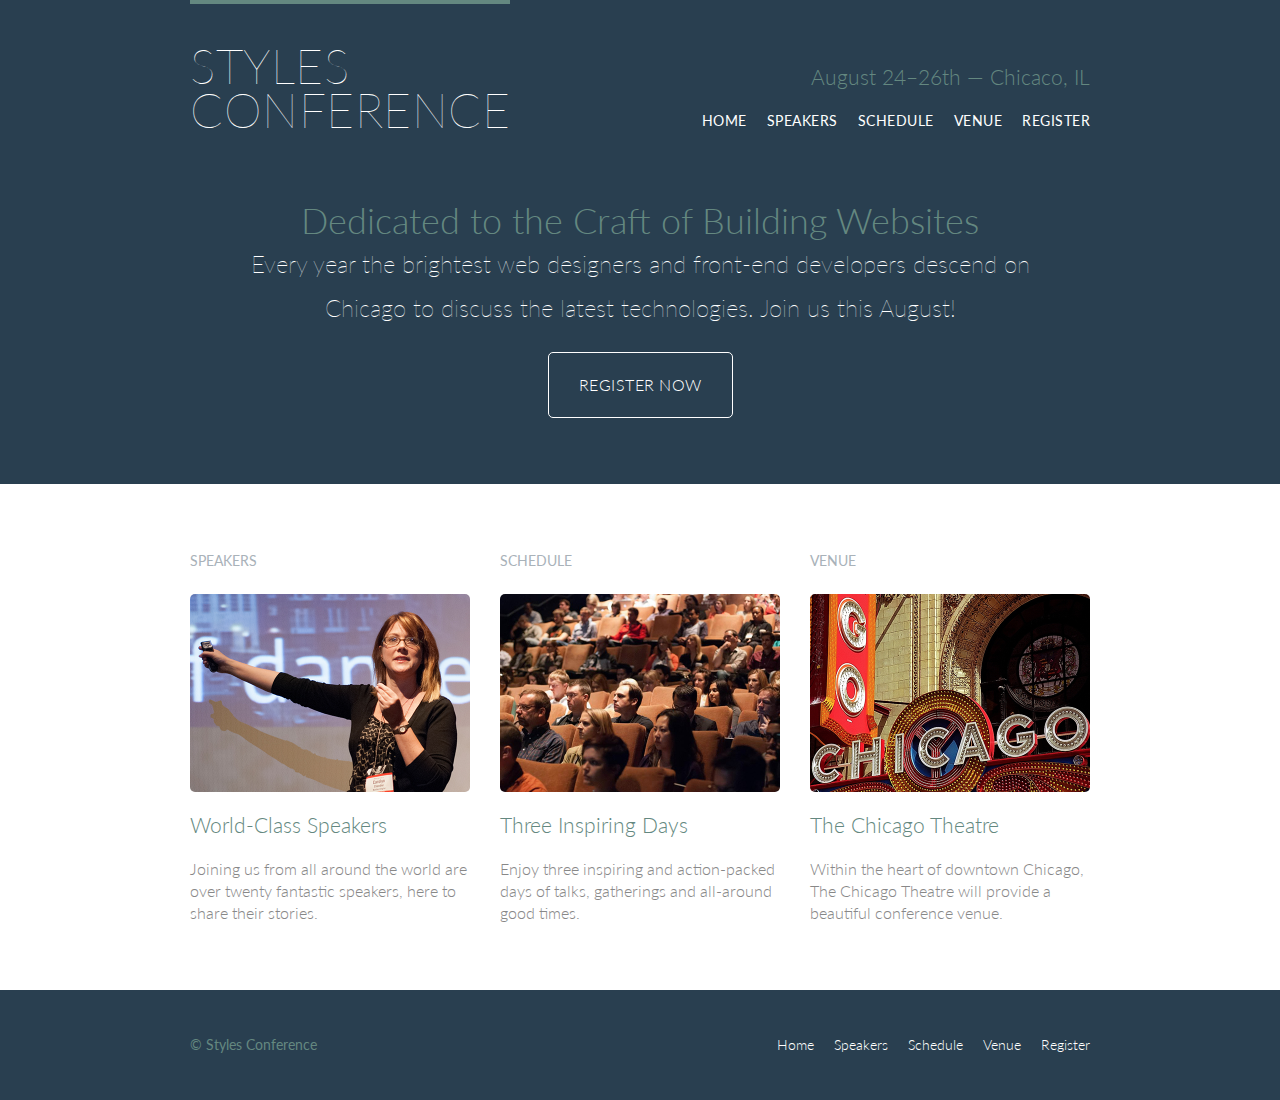
<file: index.html>
<!DOCTYPE html>
<html lang="en">
<head>
	<meta charset="utf-8">
	<title>Styles Conference</title>
	<link href="https://fonts.googleapis.com/css?family=Lato:100,300,400" rel="stylesheet">
	<link rel="stylesheet" type="text/css" href="assets/stylesheets/main.css">
</head>
<body>
	<header class="primary-header container group">
		<h1 class="logo">
			<a href="index.html">Styles <br> Conference</a>
		</h1>			
		<h3 class="tagline">August 24&ndash;26th &mdash; Chicaco, IL</h3>
		<nav class="nav primary-nav">
			<ul>
				<li><a href="index.html">Home</a></li><!--
				--><li><a href="speakers.html">Speakers</a></li><!--
				--><li><a href="schedule.html">Schedule</a></li><!--
				--><li><a href="venue.html">Venue</a></li><!--
				--><li><a href="register.html">Register</a></li>
			</ul>
		</nav>
	</header>
	<section class="hero container">
		<h2>Dedicated to the Craft of Building Websites</h2>
		<p>Every year the brightest web designers and front-end developers descend on Chicago to discuss the latest technologies. Join us this August!</p>
		<a class="btn btn-alt" href="register.html">Register Now</a>
	</section>
	<section class="row">
		<div class="grid">
			<!-- Speakers -->
			<section class="teaser col-1-3">
				<h5>Speakers</h5>
				<a href="speakers.html">
					<img src="assets/images/home/speakers.jpg">
					<h3>World-Class Speakers</h3>	
				</a>
			    <p>Joining us from all around the world are over twenty fantastic speakers, here to share their stories.</p>
			</section><!--
				Schedule
			--><section class="teaser col-1-3">
				<h5>Schedule</h5>
				<a href="schedule.html">
					<img src="assets/images/home/schedule.jpg">
					<h3>Three Inspiring Days</h3>
				</a>
				<p>Enjoy three inspiring and action-packed days of talks, gatherings and all-around good times.</p>
			</section><!--
				Venue
			--><section class="teaser col-1-3">
				<h5>Venue</h5>
				<a href="venue.html">
					<img src="assets/images/home/venue.jpg">
					<h3>The Chicago Theatre</h3>	
				</a>
				<p>Within the heart of downtown Chicago, The Chicago Theatre will provide a beautiful conference venue.</p>
			</section>			
		</div>
	</section>
	<footer class="primary-footer container group">
		<small>&copy; Styles Conference</small>
		<nav class="nav">
			<ul>
				<li><a href="index.html">Home</a></li><!--
				--><li><a href="speakers.html">Speakers</a></li><!--
				--><li><a href="schedule.html">Schedule</a></li><!--
				--><li><a href="venue.html">Venue</a></li><!--
				--><li><a href="register.html">Register</a></li>
			</ul>
		</nav>		
	</footer>
</body>
</html>
</file>
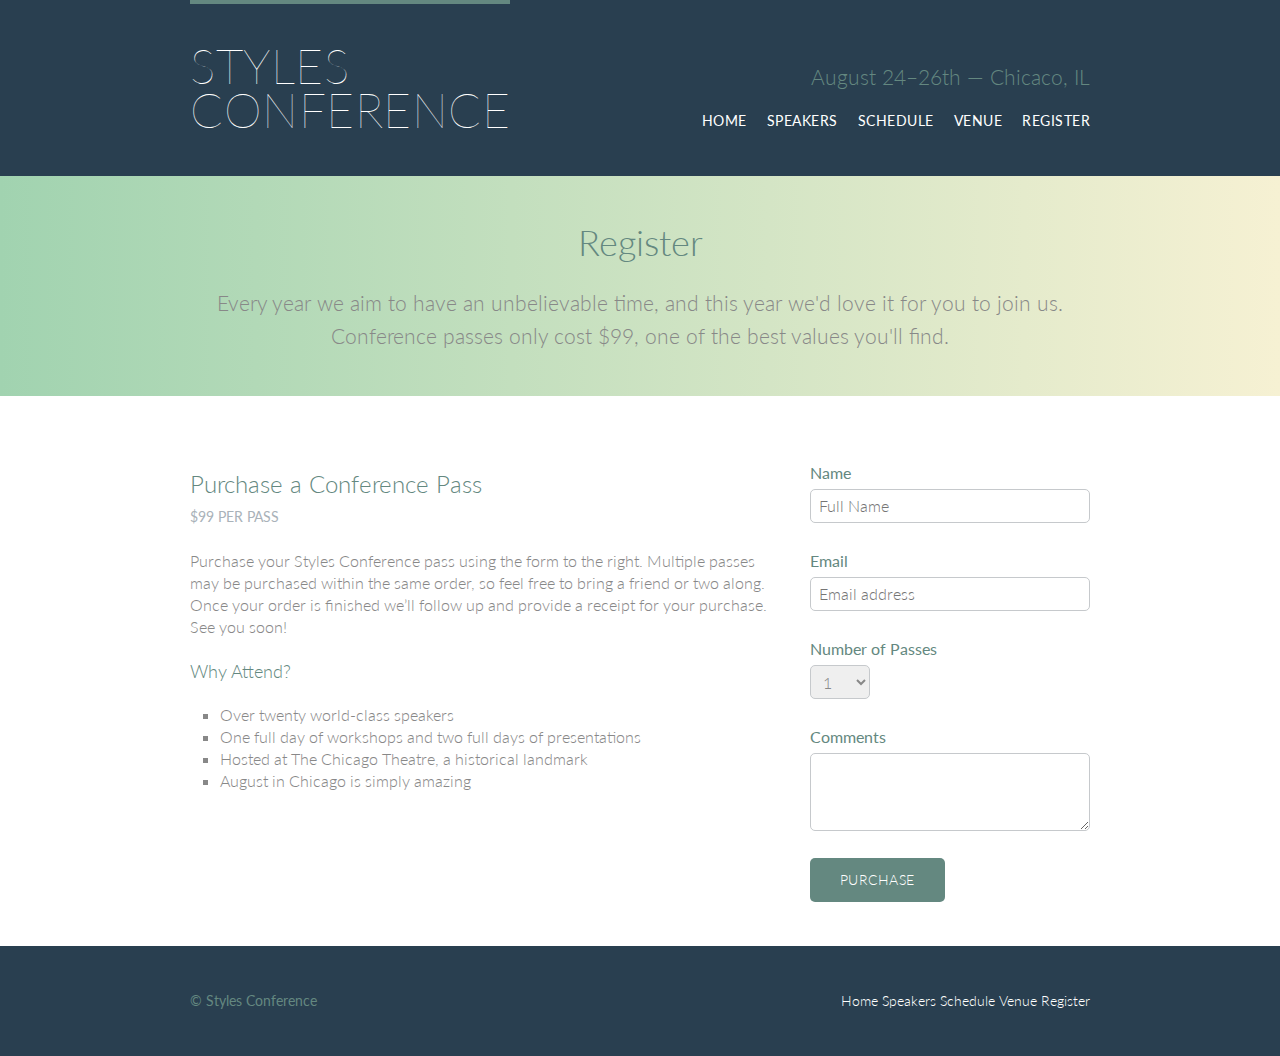
<file: register.html>
<!DOCTYPE html>
<html lang="en">
<head>
	<meta charset="utf-8">
	<title>Styles Conference</title>
	<link href="https://fonts.googleapis.com/css?family=Lato:100,300,400" rel="stylesheet">
	<link rel="stylesheet" type="text/css" href="assets/stylesheets/main.css">
</head>
<body>
	<header class="primary-header container group">
		<h1 class="logo">
			<a href="index.html">Styles <br> Conference</a>
		</h1>			
		<h3 class="tagline">August 24&ndash;26th &mdash; Chicaco, IL</h3>
		<nav class="nav primary-nav">
			<ul>
				<li><a href="index.html">Home</a></li><!--
				--><li><a href="speakers.html">Speakers</a></li><!--
				--><li><a href="schedule.html">Schedule</a></li><!--
				--><li><a href="venue.html">Venue</a></li><!--
				--><li><a href="register.html">Register</a></li>
			</ul>
		</nav>
	</header>
	<section class="row-alt">
		<div class="lead container">
			<h1>Register</h1>
			<p>Every year we aim to have an unbelievable time, and this year we'd love it for you to join us. Conference passes only cost $99, one of the best values you'll find.</p>
		</div>
	</section>
	<section class="row">
		<div class="grid">
			<section class="col-2-3">
				<h2>Purchase a Conference Pass</h2>
				<h5>$99 per Pass</h5>

				  <p>Purchase your Styles Conference pass using the form to the right. Multiple passes may be purchased within the same order, so feel free to bring a friend or two along. Once your order is finished we&#8217;ll follow up and provide a receipt for your purchase. See you soon!</p>

				  <h4>Why Attend?</h4>

				  <ul class="why-attend">
				  	<li>Over twenty world-class speakers</li>
				    <li>One full day of workshops and two full days of presentations</li>
				    <li>Hosted at The Chicago Theatre, a historical landmark</li>
				    <li>August in Chicago is simply amazing</li>
				  </ul>
			</section><!--
			--><form class="col-1-3" action="#" method="post">
				<fieldset class="register-group">
					<label>
						Name <input type="text" name="name" placeholder="Full Name" required>
					</label>
					<label>
						Email <input type="email" name="email" placeholder="Email address" required>
					</label>
					<label>
						Number of Passes <select name="quantity" required>
							<option value="1" selected>1</option>
							<option value="2">2</option>
							<option value="3">3</option>
							<option value="4">4</option>
							<option value="5">5</option>
						</select>
					</label>
					<label>
						Comments <textarea name="comments"></textarea>
					</label>
				</fieldset>
				<input class="btn btn-default" type="submit" name="submit" value="Purchase">
			</form>
		</div>
	</section>
	<footer class="primary-footer container group">
		<small>&copy; Styles Conference</small>
		<nav class="nav">
			<a href="index.html">Home</a>
			<a href="speakers.html">Speakers</a>
			<a href="schedule.html">Schedule</a>
			<a href="venue.html">Venue</a>
			<a href="register.html">Register</a>
		</nav>		
	</footer>
</body>
</html>
</file>
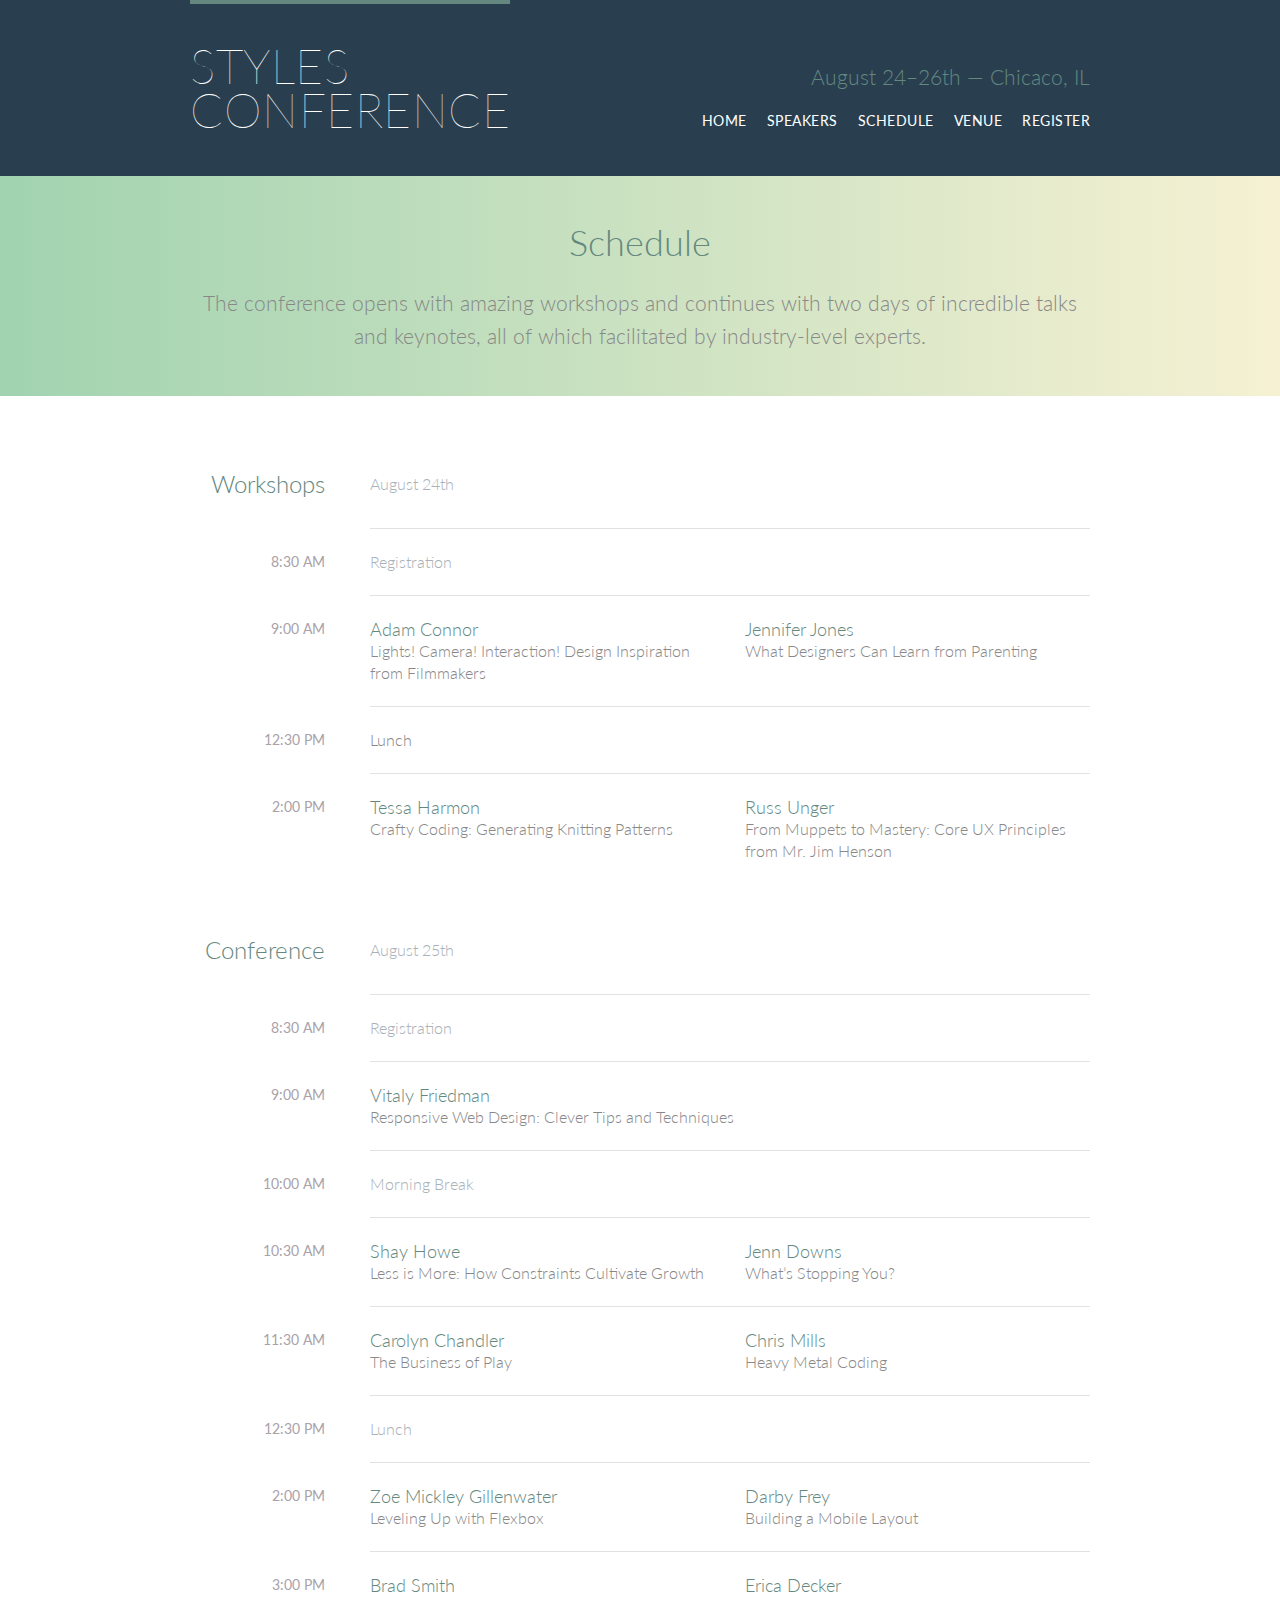
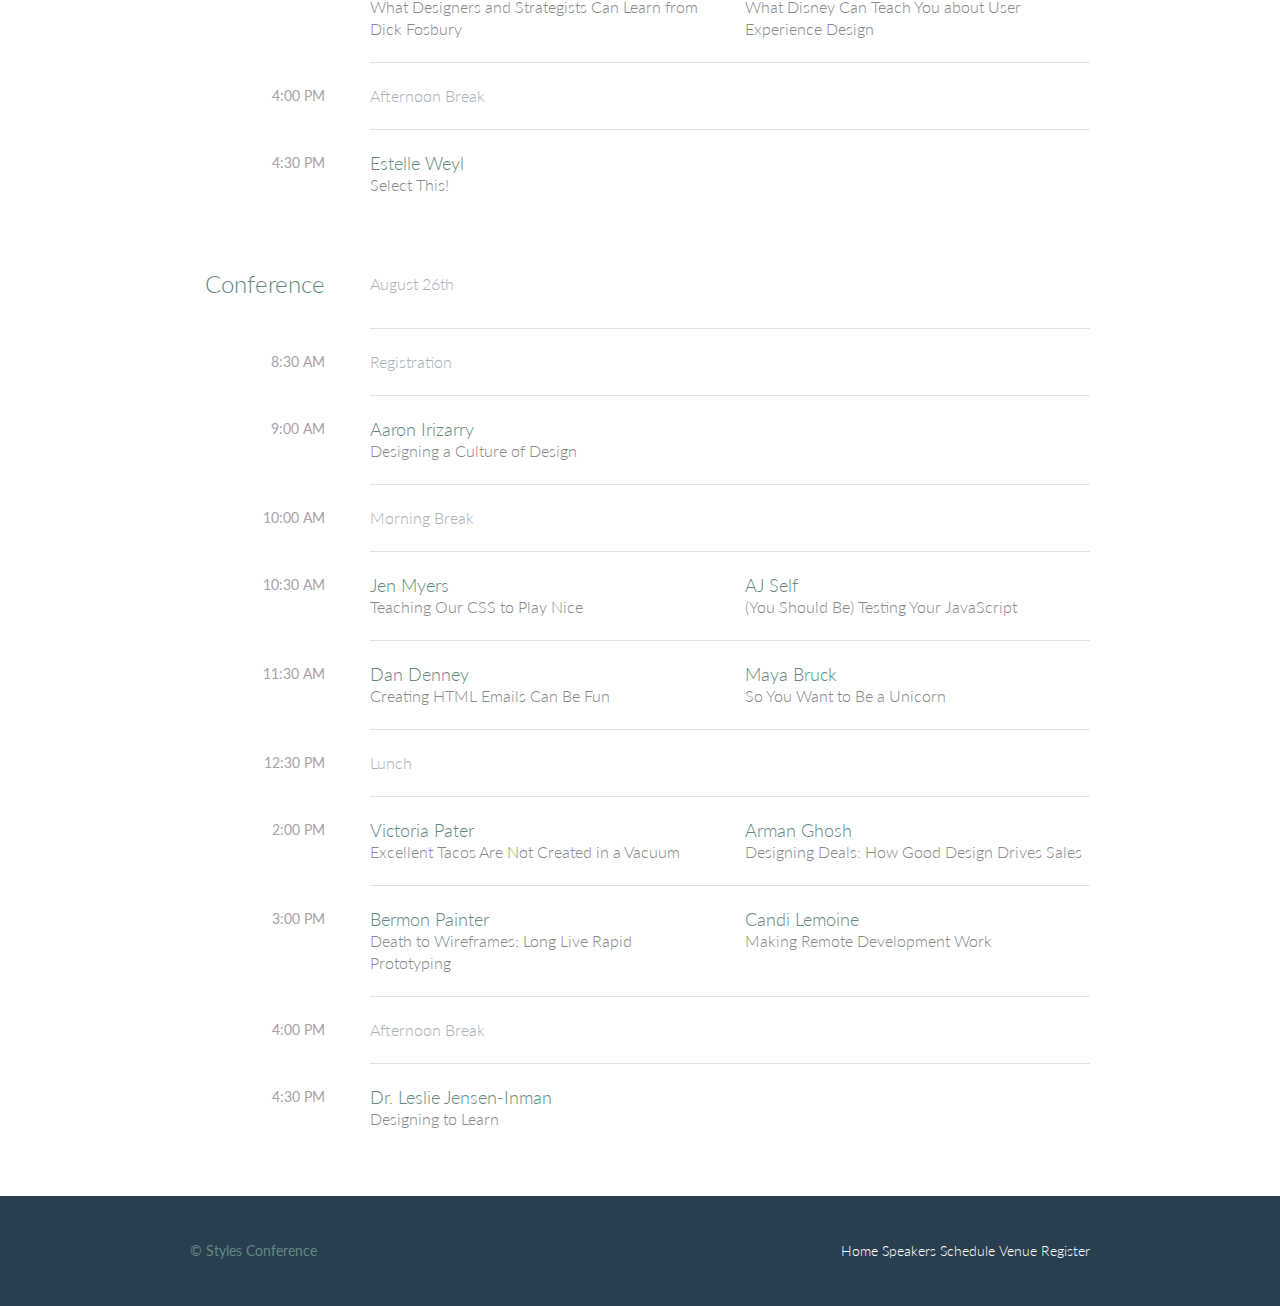
<file: schedule.html>
<!DOCTYPE html>
<html lang="en">
<head>
	<meta charset="utf-8">
	<title>Styles Conference</title>
	<link href="https://fonts.googleapis.com/css?family=Lato:100,300,400" rel="stylesheet">
	<link rel="stylesheet" type="text/css" href="assets/stylesheets/main.css">
</head>
<body>
	<header class="primary-header container group">
		<h1 class="logo">
			<a href="index.html">Styles <br> Conference</a>
		</h1>			
		<h3 class="tagline">August 24&ndash;26th &mdash; Chicaco, IL</h3>
		<nav class="nav primary-nav">
			<ul>
				<li><a href="index.html">Home</a></li><!--
				--><li><a href="speakers.html">Speakers</a></li><!--
				--><li><a href="schedule.html">Schedule</a></li><!--
				--><li><a href="venue.html">Venue</a></li><!--
			--><li><a href="register.html">Register</a></li>
		</ul>
	</nav>
</header>
<section class="row-alt">
	<div class="lead container">
		<h1>Schedule</h1>
		<p>The conference opens with amazing workshops and continues with two days of incredible talks and keynotes, all of which facilitated by industry-level experts.</p>
	</div>
</section>
<section class="row">
	<div class="container">
		<table>
			<thead>
				<tr>
					<th scope="row">Workshops</th>
					<td class="schedule-offset" colspan="2">August 24th</td>
				</tr>
			</thead>
			<tbody>
				<tr>
					<th scope="row"><time datetime="08:30:00">8:30 AM</time></th>
					<td class="schedule-offset" colspan="2">Registration</td>
				</tr>
				<tr>
					<th scope="row">
						<time datetime="09:00:00">9:00 AM</time>
					</th>
					<td>
						<a href="speakers.html#adam-connor">
							<h4>Adam Connor</h4>
							Lights! Camera! Interaction! Design Inspiration from Filmmakers
						</a>
					</td>
					<td>
						<a href="speakers.html#jennifer-jones">
							<h4>Jennifer Jones</h4>
							What Designers Can Learn from Parenting
						</a>
					</td>
				</tr>
				<tr>
					<th scope="row">
						<time datetime="12:30:00">12:30 PM</time>
					</th>
					<td class="schedule-offser" colspan="2">
						Lunch
					</td>
				</tr>
				<tr>
					<th scope="row">
						<time datetime="14:00">2:00 PM</time>
					</th>
					<td>
						<a href="speakers.html#tessa-harmon">
							<h4>Tessa Harmon</h4>
							Crafty Coding: Generating Knitting Patterns
						</a>
					</td>
					<td>
						<a href="speakers.html#russ-unger">
							<h4>Russ Unger</h4>
							From Muppets to Mastery: Core UX Principles from Mr. Jim Henson
						</a>
					</td>
				</tr>
			</tbody>
		</table>

		<!-- Conference -->

		<table>
			<thead>
				<tr>
					<th scope="row">
						Conference
					</th>
					<td class="schedule-offset" colspan="2">
						August 25th
					</td>
				</tr>
			</thead>
			<tbody>
				<tr>
					<th scope="row">
						<time datetime="08:30:00">8:30 AM</time>
					</th>
					<td class="schedule-offset" colspan="2">
						Registration
					</td>
				</tr>
				<tr>
					<th scope="row">
						<time datetime="09:00:00">9:00 AM</time>
					</th>
					<td colspan="2">
						<a href="speakers.html#vitaly-friedman">
							<h4>Vitaly Friedman</h4>
							Responsive Web Design: Clever Tips and Techniques
						</a>
					</td>
				</tr>
				<tr>
					<th scope="row">
						<time datetime="10:00:00">10:00 AM</time>
					</th>
					<td class="schedule-offset" colspan="2">
						Morning Break
					</td>
				</tr>
				<tr>
					<th scope="row">
						<time datetime="10:30:00">10:30 AM</time>
					</th>
					<td>
						<a href="speakers.html#shay-howe">
							<h4>Shay Howe</h4>
							Less is More: How Constraints Cultivate Growth
						</a>
					</td>
					<td>
						<a href="speakers.html#jenn-downs">
							<h4>Jenn Downs</h4>
							What&#8217;s Stopping You?
						</a>
					</td>
				</tr>
				<tr>
					<th scope="row">
						<time datetime="11:30:00">11:30 AM</time>
					</th>
					<td>
						<a href="speakers.html#carolyn-chandler">
							<h4>Carolyn Chandler</h4>
							The Business of Play
						</a>
					</td>
					<td>
						<a href="speakers.html#chris-mills">
							<h4>Chris Mills</h4>
							Heavy Metal Coding
						</a>
					</td>
				</tr>
				<tr>
					<th scope="row">
						<time datetime="12:30:00">12:30 PM</time>
					</th>
					<td class="schedule-offset" colspan="2">
						Lunch
					</td>
				</tr>
				<tr>
					<th scope="row">
						<time datetime="14:00">2:00 PM</time>
					</th>
					<td>
						<a href="speakers.html#zoe-mickley-gillenwater">
							<h4>Zoe Mickley Gillenwater</h4>
							Leveling Up with Flexbox
						</a>
					</td>
					<td>
						<a href="speakers.html#darby-frey">
							<h4>Darby Frey</h4>
							Building a Mobile Layout
						</a>
					</td>
				</tr>
				<tr>
					<th scope="row">
						<time datetime="15:00:00">3:00 PM</time>
					</th>
					<td>
						<a href="speakers.html#brad-smith">
							<h4>Brad Smith</h4>
							What Designers and Strategists Can Learn from Dick Fosbury
						</a>
					</td>
					<td>
						<a href="speakers.html#erica-decker">
							<h4>Erica Decker</h4>
							What Disney Can Teach You about User Experience Design
						</a>
					</td>
				</tr>
				<tr>
					<th scope="row">
						<time datetime="16:00:00">4:00 PM</time>
					</th>
					<td class="schedule-offset" colspan="2">
						Afternoon Break
					</td>
				</tr>
				<tr>
					<th scope="row">
						<time datetime="16:30:00">4:30 PM</time>
					</th>
					<td colspan="2">
						<a href="speakers.html#estelle-weyl">
							<h4>Estelle Weyl</h4>
							Select This!
						</a>
					</td>
				</tr>
			</tbody>
		</table>

		<!-- Conference -->

		<table>
			<thead>
				<tr>
					<th scope="row">
						Conference
					</th>
					<td class="schedule-offset" colspan="2">
						August 26th
					</td>
				</tr>
			</thead>
			<tbody>
				<tr>
					<th scope="row">
						<time datetime="08:30:00">8:30 AM</time>
					</th>
					<td class="schedule-offset" colspan="2">
						Registration
					</td>
				</tr>
				<tr>
					<th scope="row">
						<time datetime="09:00:00">9:00 AM</time>
					</th>
					<td colspan="2">
						<a href="speakers.html#aaron-irizarry">
							<h4>Aaron Irizarry</h4>
							Designing a Culture of Design
						</a>
					</td>
				</tr>
				<tr>
					<th scope="row">
						<time datetime="10:00:00">10:00 AM</time>
					</th>
					<td class="schedule-offset" colspan="2">
						Morning Break
					</td>
				</tr>
				<tr>
					<th scope="row">
						<time datetime="10:30:00">10:30 AM</time>
					</th>
					<td>
						<a href="speakers.html#jen-myers">
							<h4>Jen Myers</h4>
							Teaching Our CSS to Play Nice
						</a>
					</td>
					<td>
						<a href="speakers.html#aj-self">
							<h4>AJ Self</h4>
							(You Should Be) Testing Your JavaScript
						</a>
					</td>
				</tr>
				<tr>
					<th scope="row">
						<time datetime="11:30:00">11:30 AM</time>
					</th>
					<td>
						<a href="speakers.html#dan-denney">
							<h4>Dan Denney</h4>
							Creating HTML Emails Can Be Fun
						</a>
					</td>
					<td>
						<a href="speakers.html#maya-bruck">
							<h4>Maya Bruck</h4>
							So You Want to Be a Unicorn
						</a>
					</td>
				</tr>
				<tr>
					<th scope="row">
						<time datetime="12:30:00">12:30 PM</time>
					</th>
					<td class="schedule-offset" colspan="2">
						Lunch
					</td>
				</tr>
				<tr>
					<th scope="row">
						<time datetime="14:00">2:00 PM</time>
					</th>
					<td>
						<a href="speakers.html#victoria-pater">
							<h4>Victoria Pater</h4>
							Excellent Tacos Are Not Created in a Vacuum
						</a>
					</td>
					<td>
						<a href="speakers.html#arman-ghosh">
							<h4>Arman Ghosh</h4>
							Designing Deals: How Good Design Drives Sales
						</a>
					</td>
				</tr>
				<tr>
					<th scope="row">
						<time datetime="15:00:00">3:00 PM</time>
					</th>
					<td>
						<a href="speakers.html#bermon-painter">
							<h4>Bermon Painter</h4>
							Death to Wireframes: Long Live Rapid Prototyping
						</a>
					</td>
					<td>
						<a href="speakers.html#candi-lemoine">
							<h4>Candi Lemoine</h4>
							Making Remote Development Work
						</a>
					</td>
				</tr>
				<tr>
					<th scope="row">
						<time datetime="16:00:00">4:00 PM</time>
					</th>
					<td class="schedule-offset" colspan="2">
						Afternoon Break
					</td>
				</tr>
				<tr>
					<th scope="row">
						<time datetime="16:30:00">4:30 PM</time>
					</th>
					<td colspan="2">
						<a href="speakers.html#leslie-jensen-inman">
							<h4>Dr. Leslie Jensen-Inman</h4>
							Designing to Learn
						</a>
					</td>
				</tr>
			</tbody>
		</table>

	</div>
</section>
<footer class="primary-footer container group">
	<small>&copy; Styles Conference</small>
	<nav class="nav">
		<a href="index.html">Home</a>
		<a href="speakers.html">Speakers</a>
		<a href="schedule.html">Schedule</a>
		<a href="venue.html">Venue</a>
		<a href="register.html">Register</a>
	</nav>		
</footer>
</body>
</html>
</file>
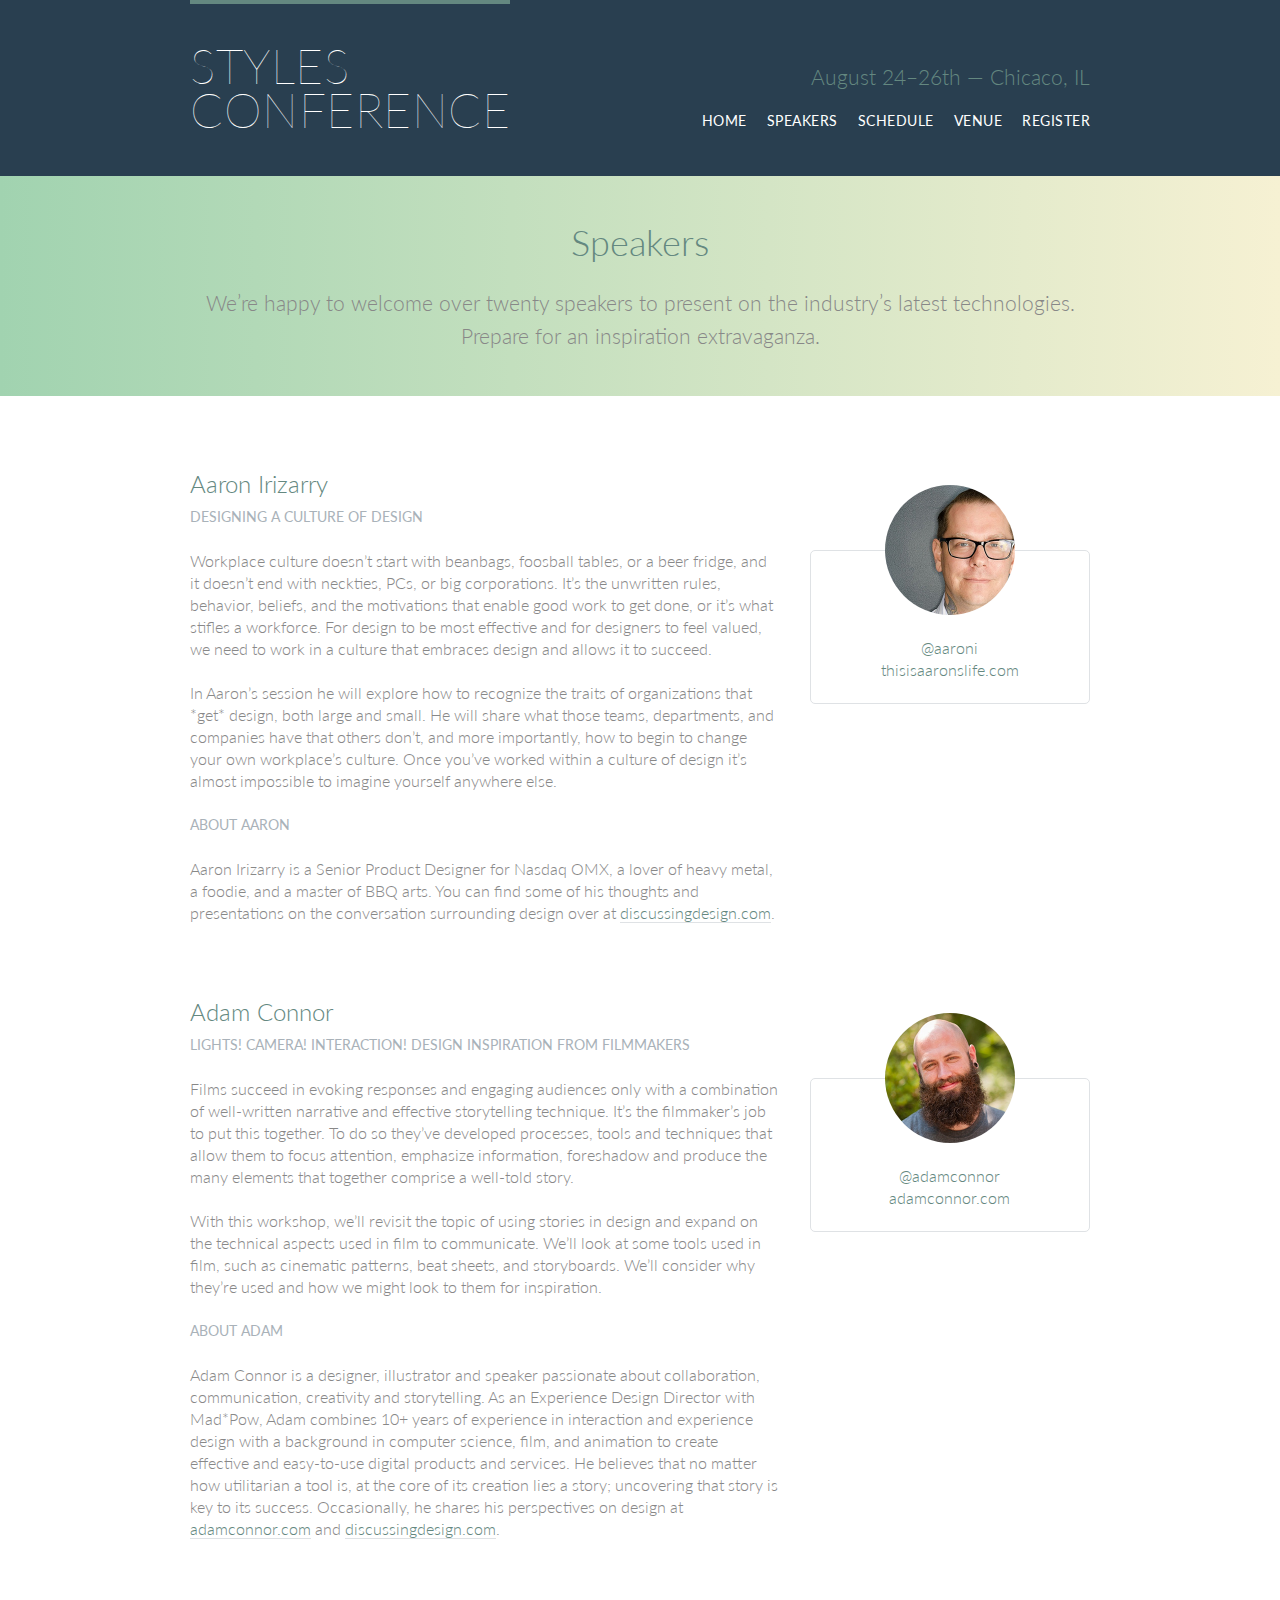
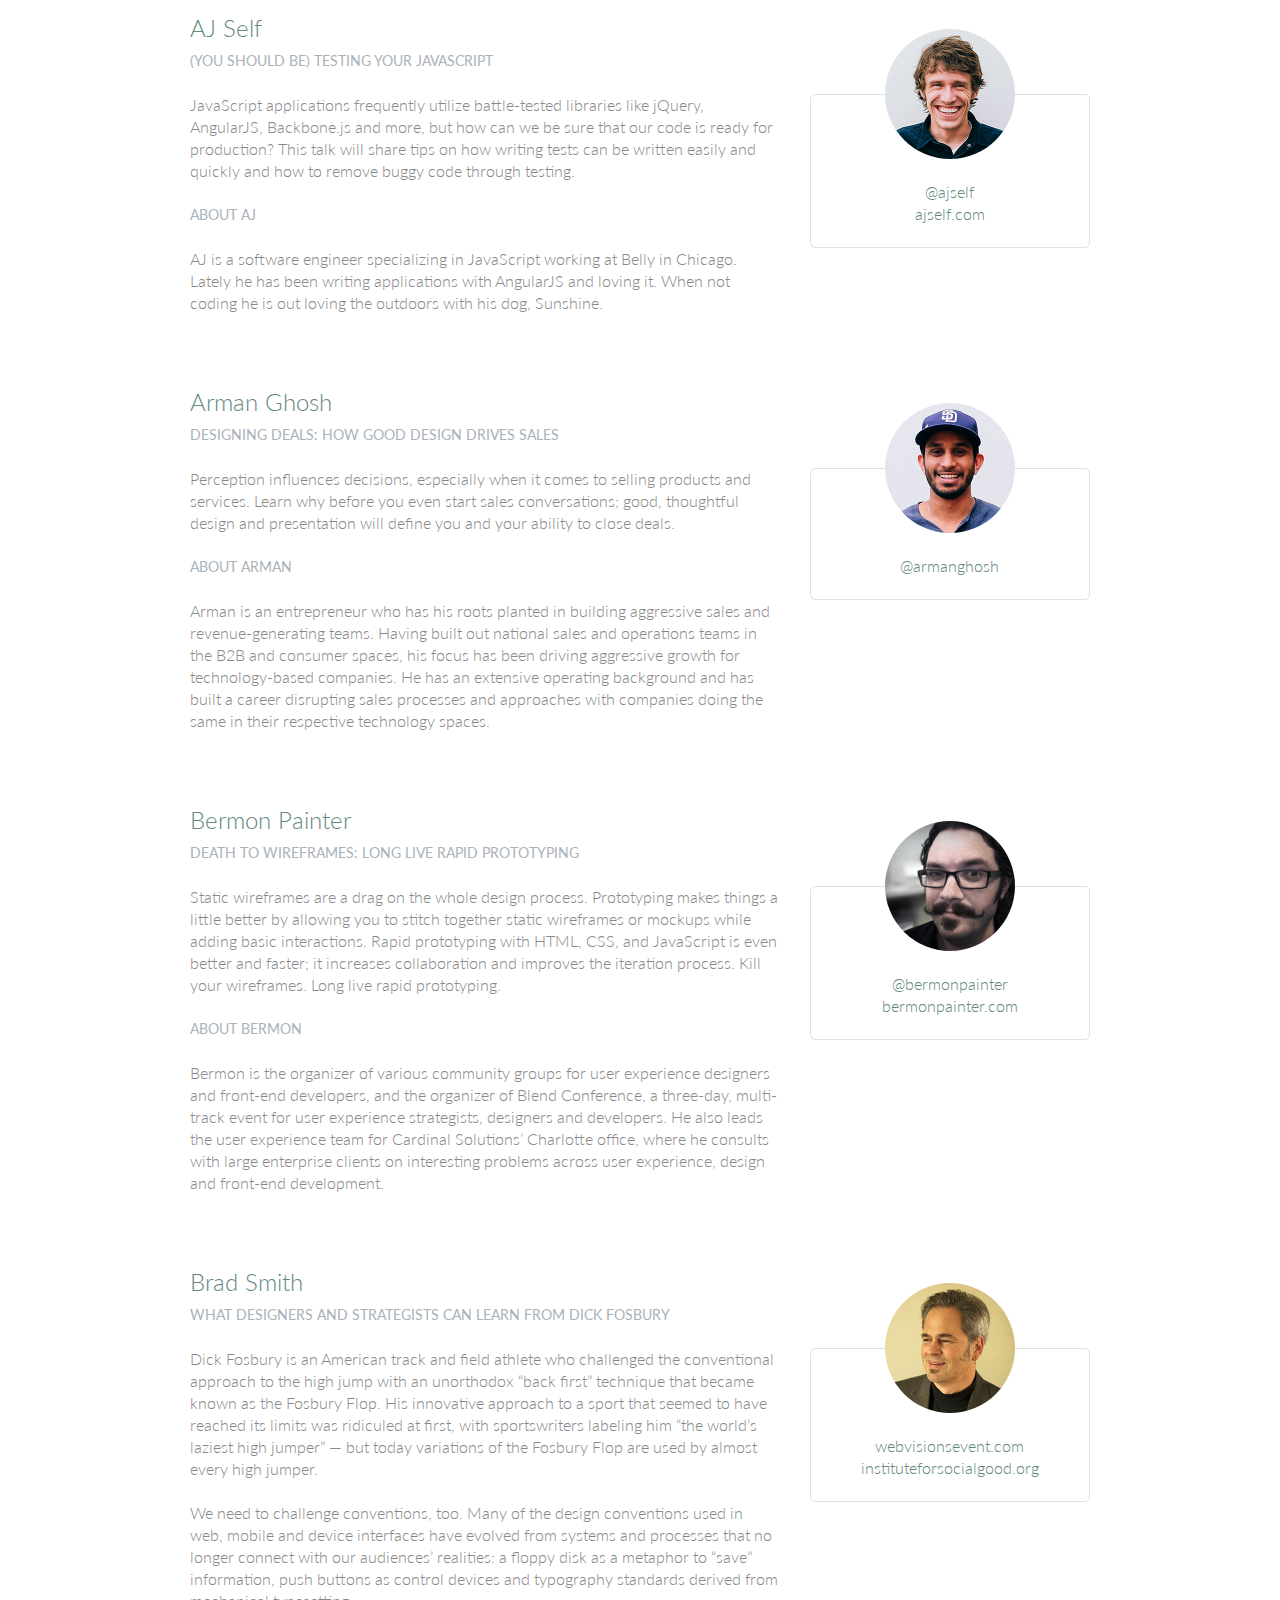
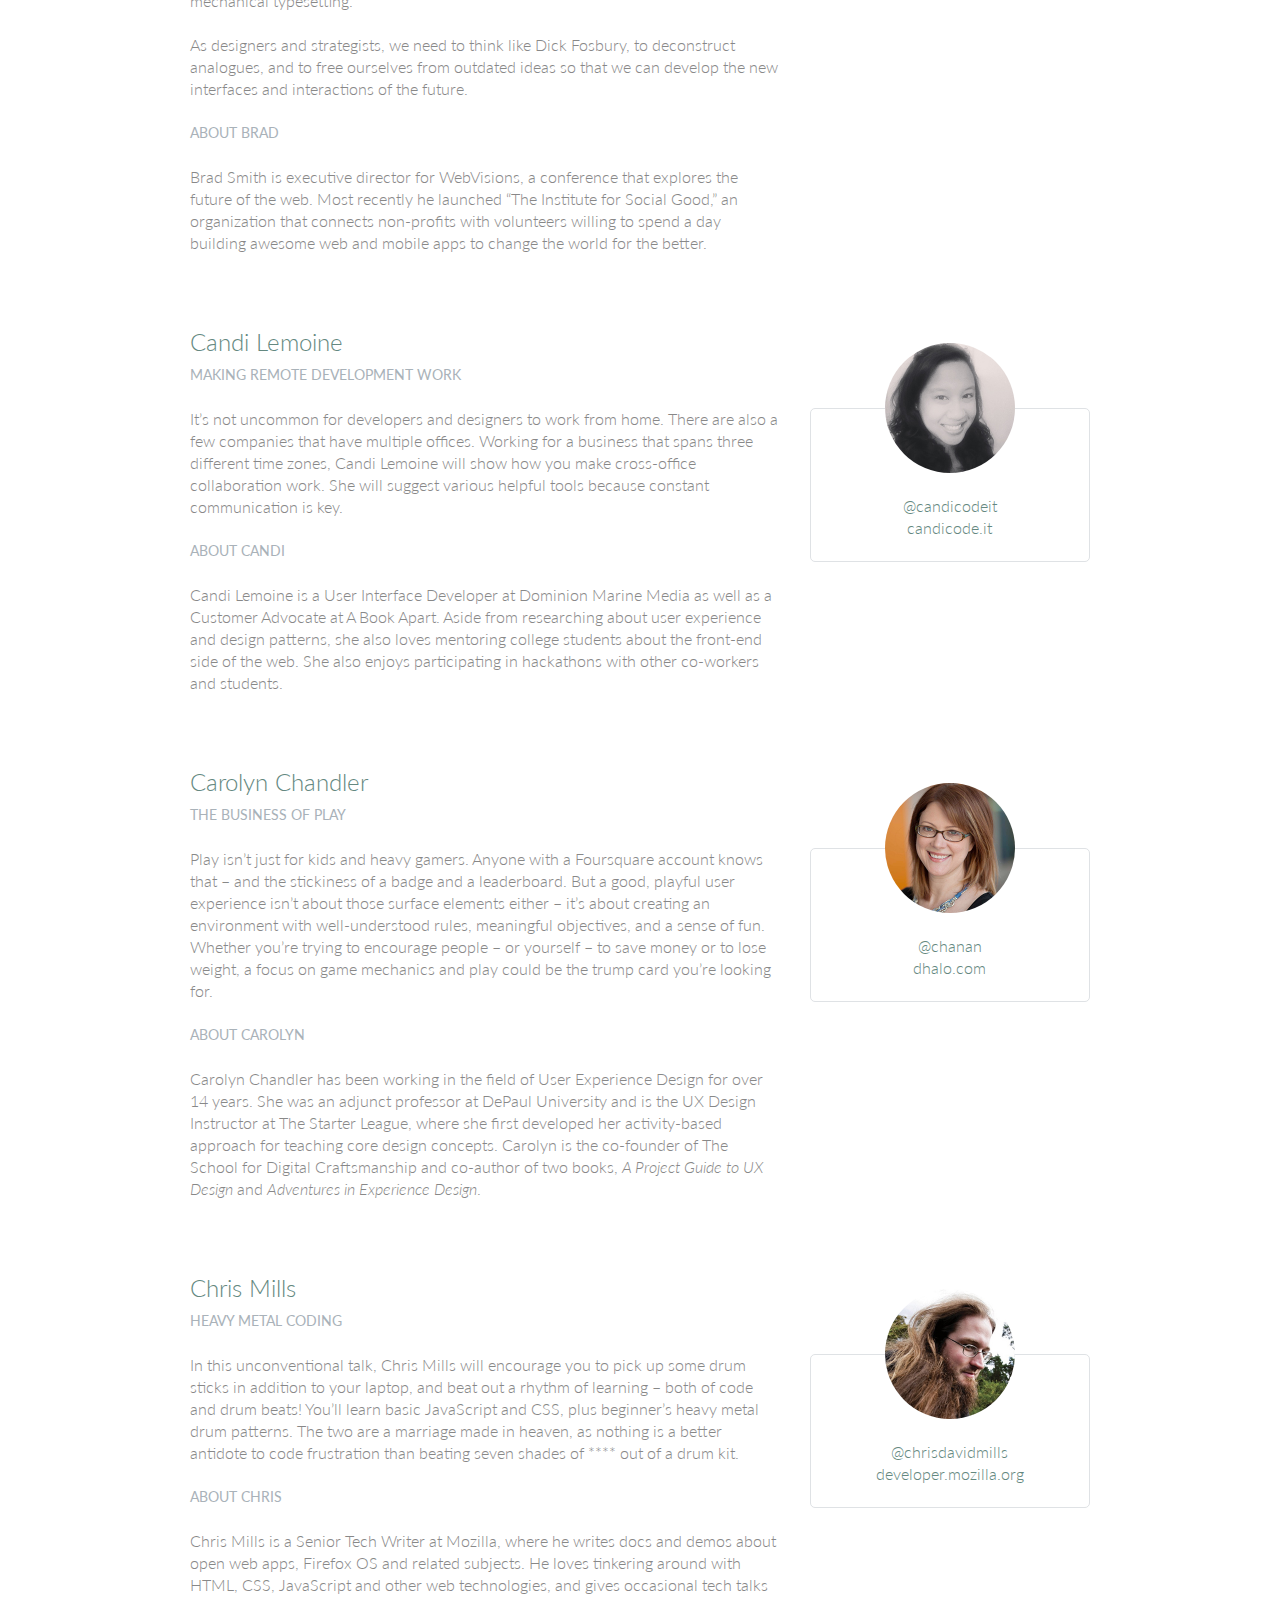
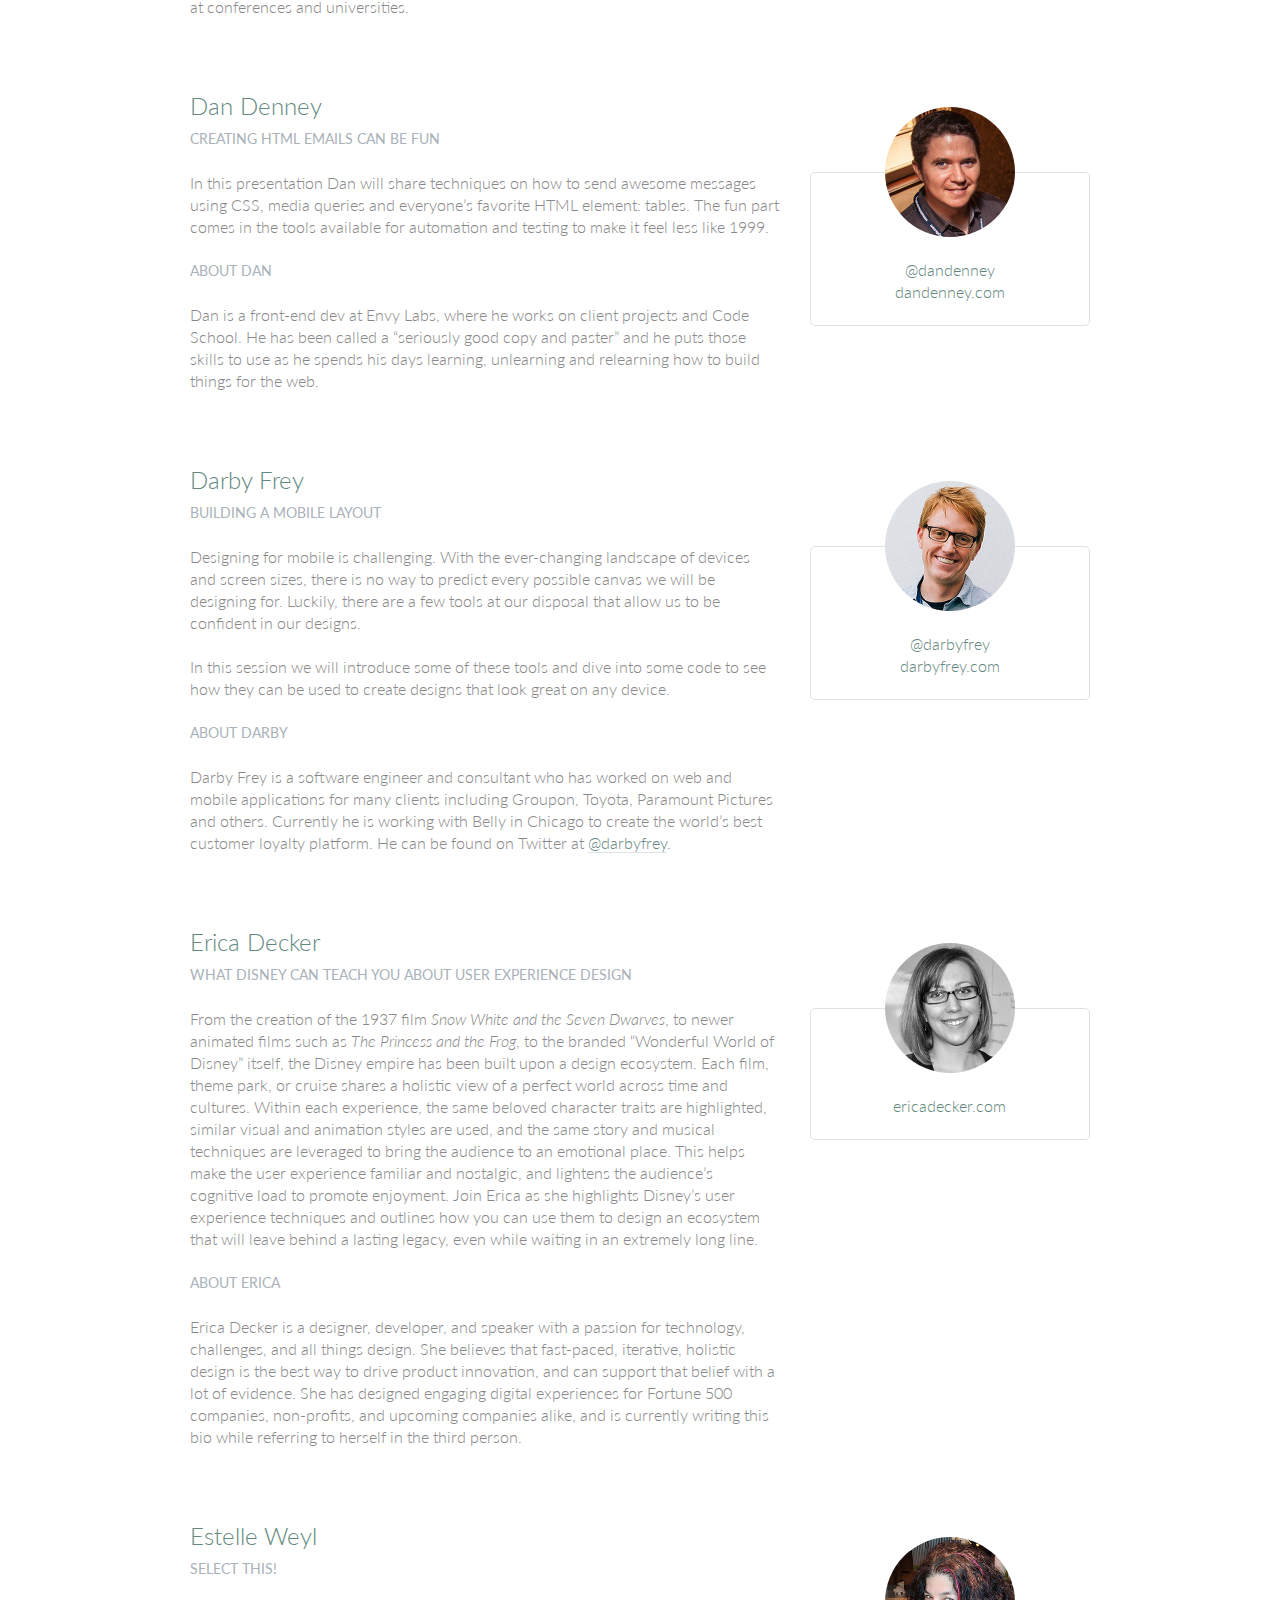
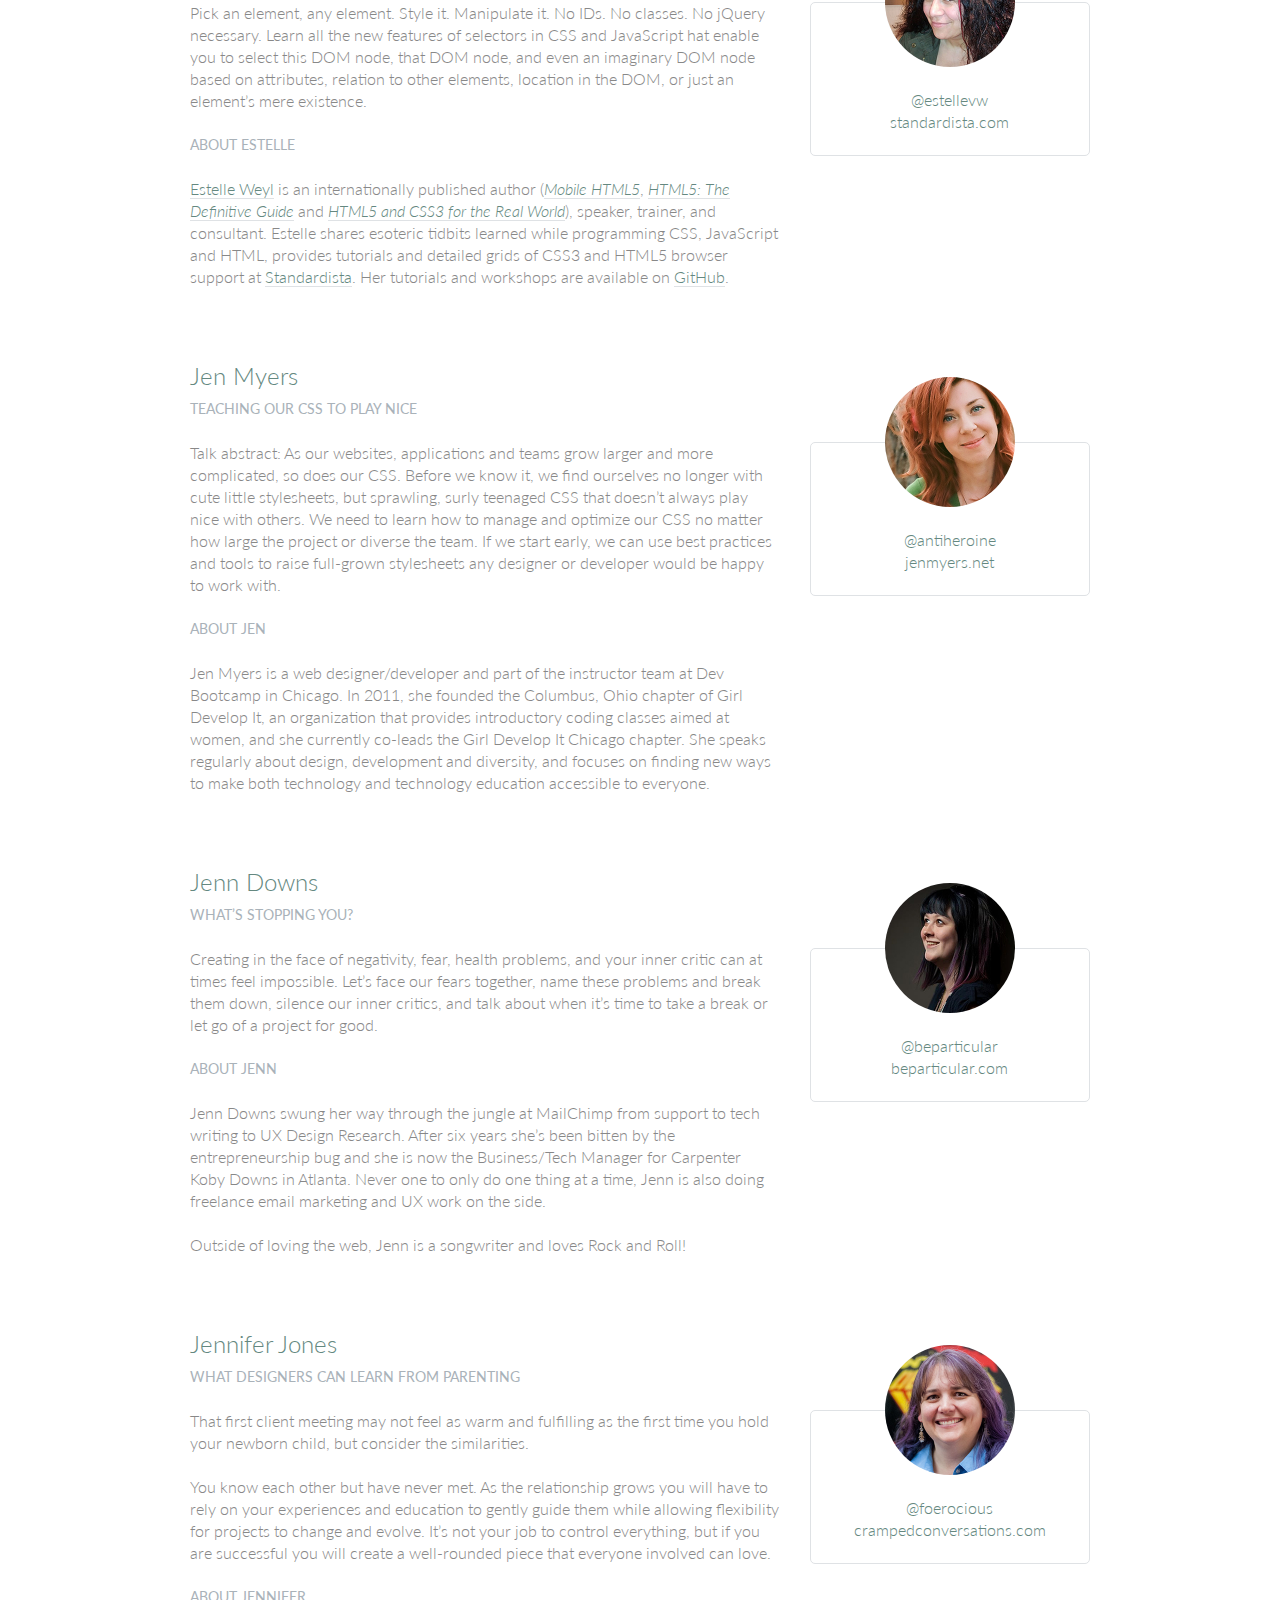
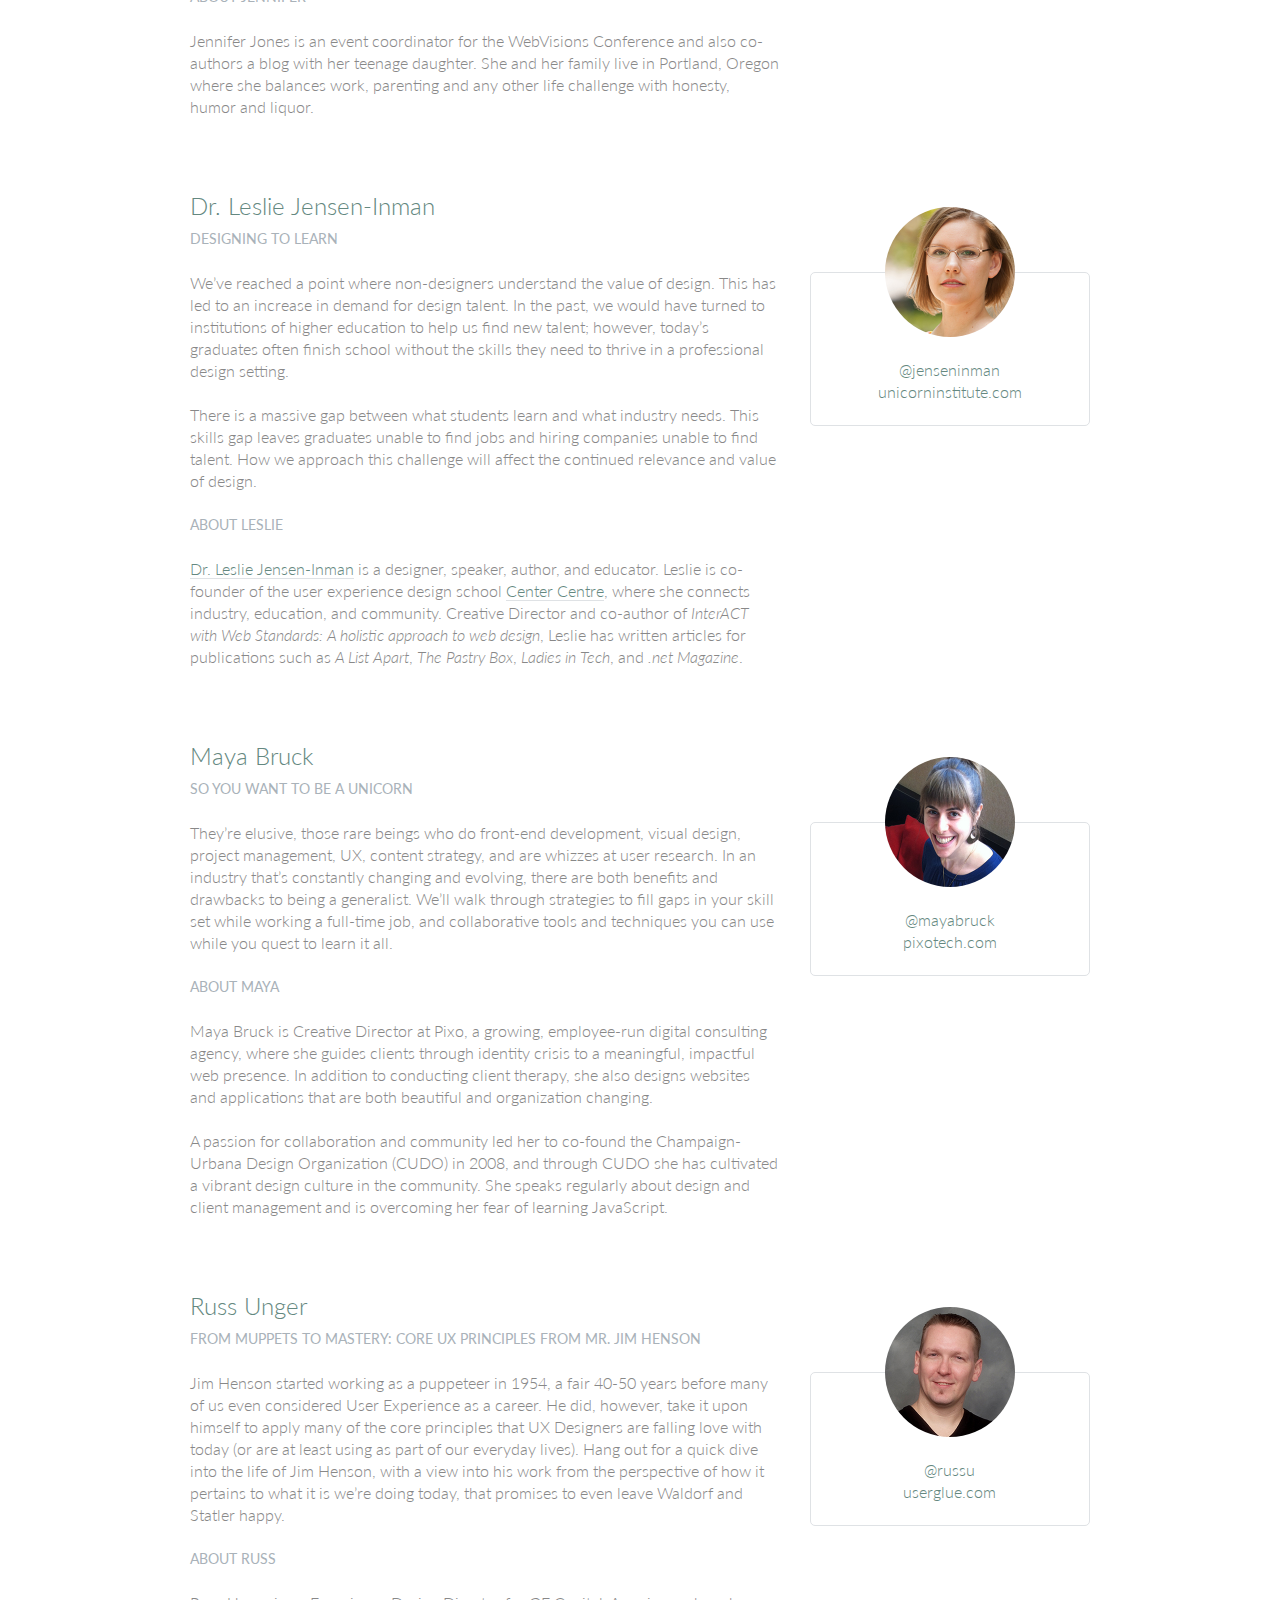
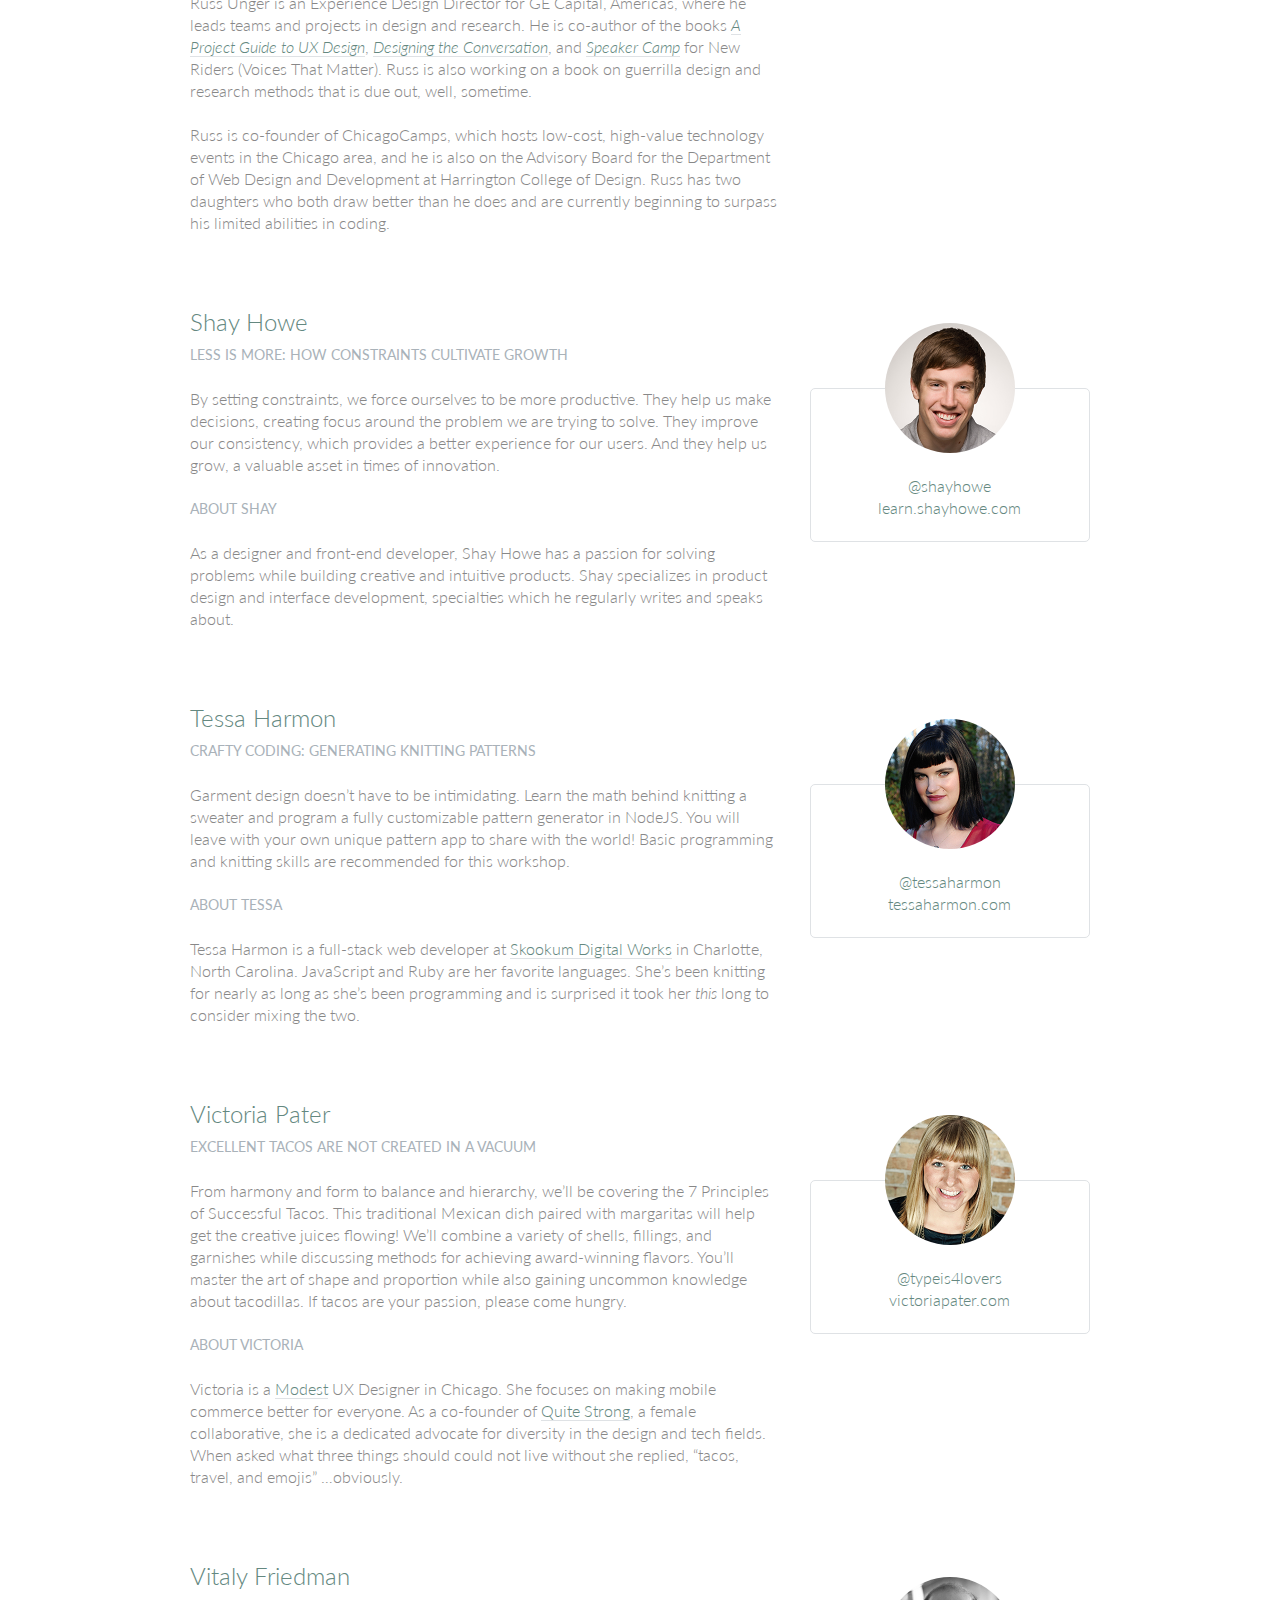
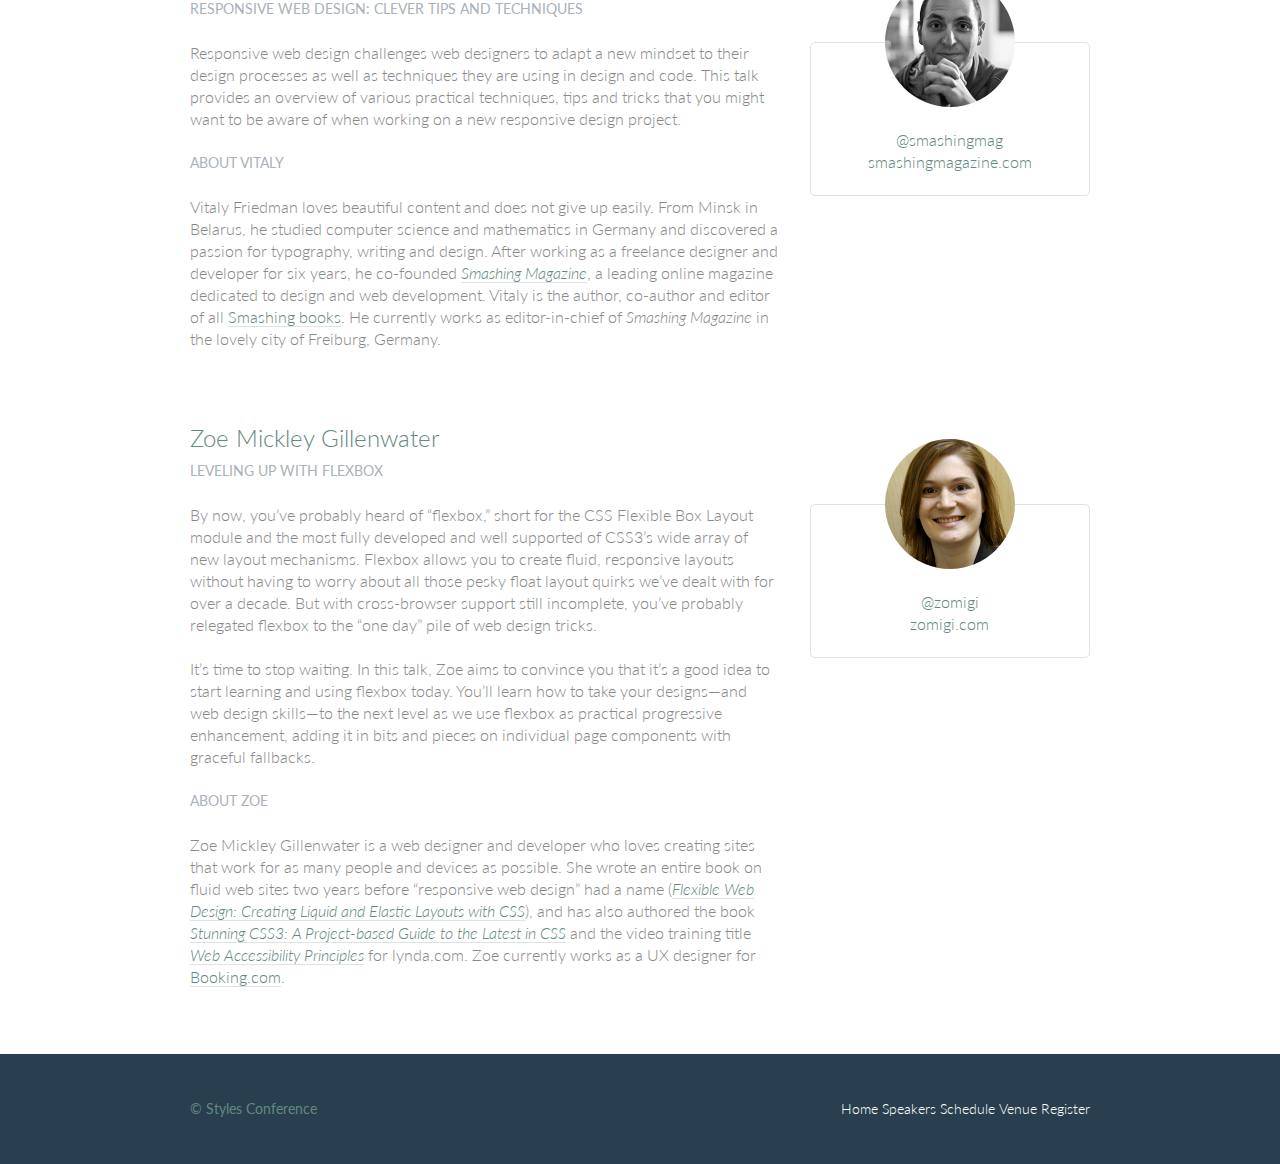
<file: speakers.html>
<!DOCTYPE html>
<html lang="en">
<head>
	<meta charset="utf-8">
	<title>Styles Conference</title>
	<link href="https://fonts.googleapis.com/css?family=Lato:100,300,400" rel="stylesheet">
	<link rel="stylesheet" type="text/css" href="assets/stylesheets/main.css">
</head>
<body>
	<header class="primary-header container group">
		<h1 class="logo">
			<a href="index.html">Styles <br> Conference</a>
		</h1>			
		<h3 class="tagline">August 24&ndash;26th &mdash; Chicaco, IL</h3>
		<nav class="nav primary-nav">
			<ul>
				<li><a href="index.html">Home</a></li><!--
				--><li><a href="speakers.html">Speakers</a></li><!--
				--><li><a href="schedule.html">Schedule</a></li><!--
				--><li><a href="venue.html">Venue</a></li><!--
			--><li><a href="register.html">Register</a></li>
		</ul>
	</nav>
</header>
<section class="row-alt">
	<div class="lead container">
		<h1>Speakers</h1>
		<p>We&#8217;re happy to welcome over twenty speakers to present on the industry&#8217;s latest technologies. Prepare for an inspiration extravaganza.</p>
	</div>
</section>
<section class="row">
	<div class="grid">
		<!-- Aaron Irizarry -->

		<section class="speaker" id="aaron-irizarry">

			<div class="col-2-3">

				<h2>Aaron Irizarry</h2>
				<h5>Designing a Culture of Design</h5>

				<p>Workplace culture doesn&#8217;t start with beanbags, foosball tables, or a beer fridge, and it doesn&#8217;t end with neckties, PCs, or big corporations. It&#8217;s the unwritten rules, behavior, beliefs, and the motivations that enable good work to get done, or it&#8217;s what stifles a workforce. For design to be most effective and for designers to feel valued, we need to work in a culture that embraces design and allows it to succeed.</p>

				<p>In Aaron&#8217;s session he will explore how to recognize the traits of organizations that *get* design, both large and small. He will share what those teams, departments, and companies have that others don&#8217;t, and more importantly, how to begin to change your own workplace&#8217;s culture. Once you&#8217;ve worked within a culture of design it&#8217;s almost impossible to imagine yourself anywhere else.</p>

				<h5>About Aaron</h5>

				<p>Aaron Irizarry is a Senior Product Designer for Nasdaq OMX, a lover of heavy metal, a foodie, and a master of BBQ arts. You can find some of his thoughts and presentations on the conversation surrounding design over at <a href="http://www.discussingdesign.com/">discussingdesign.com</a>.</p>

          </div><!--

      --><aside class="col-1-3">
      <div class="speaker-info">

      	<img src="assets/images/speakers/aaron-irizarry.jpg" alt="Aaron Irizarry">

      	<ul>
      		<li><a href="https://twitter.com/aaroni">@aaroni</a></li>
      		<li><a href="http://www.thisisaaronslife.com/">thisisaaronslife.com</a></li>
      	</ul>

      </div>
  </aside>

</section>

<!-- Adam Connor -->

<section class="speaker" id="adam-connor">

	<div class="col-2-3">

		<h2>Adam Connor</h2>
		<h5>Lights! Camera! Interaction! Design Inspiration from Filmmakers</h5>

		<p>Films succeed in evoking responses and engaging audiences only with a combination of well-written narrative and effective storytelling technique. It&#8217;s the filmmaker&#8217;s job to put this together. To do so they&#8217;ve developed processes, tools and techniques that allow them to focus attention, emphasize information, foreshadow and produce the many elements that together comprise a well-told story.</p>

		<p>With this workshop, we&#8217;ll revisit the topic of using stories in design and expand on the technical aspects used in film to communicate. We&#8217;ll look at some tools used in film, such as cinematic patterns, beat sheets, and storyboards. We&#8217;ll consider why they&#8217;re used and how we might look to them for inspiration.</p>

		<h5>About Adam</h5>

		<p>Adam Connor is a designer, illustrator and speaker passionate about collaboration, communication, creativity and storytelling. As an Experience Design Director with Mad*Pow, Adam combines 10+ years of experience in interaction and experience design with a background in computer science, film, and animation to create effective and easy-to-use digital products and services. He believes that no matter how utilitarian a tool is, at the core of its creation lies a story; uncovering that story is key to its success. Occasionally, he shares his perspectives on design at <a href="http://adamconnor.com/">adamconnor.com</a> and <a href="http://www.discussingdesign.com/">discussingdesign.com</a>.</p>

          </div><!--

      --><aside class="col-1-3">
      <div class="speaker-info">

      	<img src="assets/images/speakers/adam-connor.jpg" alt="Adam Connor">

      	<ul>
      		<li><a href="https://twitter.com/adamconnor">@adamconnor</a></li>
      		<li><a href="http://adamconnor.com/">adamconnor.com</a></li>
      	</ul>

      </div>
  </aside>

</section>

<!-- AJ Self -->

<section class="speaker" id="aj-self">

	<div class="col-2-3">

		<h2>AJ Self</h2>
		<h5>(You Should Be) Testing Your JavaScript</h5>

		<p>JavaScript applications frequently utilize battle-tested libraries like jQuery, AngularJS, Backbone.js and more, but how can we be sure that our code is ready for production? This talk will share tips on how writing tests can be written easily and quickly and how to remove buggy code through testing.</p>

		<h5>About AJ</h5>

		<p>AJ is a software engineer specializing in JavaScript working at Belly in Chicago. Lately he has been writing applications with AngularJS and loving it. When not coding he is out loving the outdoors with his dog, Sunshine.</p>

          </div><!--

      --><aside class="col-1-3">
      <div class="speaker-info">

      	<img src="assets/images/speakers/aj-self.jpg" alt="AJ Self">

      	<ul>
      		<li><a href="https://twitter.com/ajself">@ajself</a></li>
      		<li><a href="http://www.ajself.com/">ajself.com</a></li>
      	</ul>

      </div>
  </aside>

</section>

<!-- Arman Ghosh -->

<section class="speaker" id="arman-ghosh">

	<div class="col-2-3">

		<h2>Arman Ghosh</h2>
		<h5>Designing Deals: How Good Design Drives Sales</h5>

		<p>Perception influences decisions, especially when it comes to selling products and services. Learn why before you even start sales conversations; good, thoughtful design and presentation will define you and your ability to close deals.</p>

		<h5>About Arman</h5>

		<p>Arman is an entrepreneur who has his roots planted in building aggressive sales and revenue-generating teams. Having built out national sales and operations teams in the B2B and consumer spaces, his focus has been driving aggressive growth for technology-based companies. He has an extensive operating background and has built a career disrupting sales processes and approaches with companies doing the same in their respective technology spaces.</p>

          </div><!--

      --><aside class="col-1-3">
      <div class="speaker-info">

      	<img src="assets/images/speakers/arman-ghosh.jpg" alt="Arman Ghosh">

      	<ul>
      		<li><a href="https://twitter.com/armanghosh">@armanghosh</a></li>
      	</ul>

      </div>
  </aside>

</section>

<!-- Bermon Painter -->

<section class="speaker" id="bermon-painter">

	<div class="col-2-3">

		<h2>Bermon Painter</h2>
		<h5>Death to Wireframes: Long Live Rapid Prototyping</h5>

		<p>Static wireframes are a drag on the whole design process. Prototyping makes things a little better by allowing you to stitch together static wireframes or mockups while adding basic interactions. Rapid prototyping with HTML, CSS, and JavaScript is even better and faster; it increases collaboration and improves the iteration process. Kill your wireframes. Long live rapid prototyping.</p>

		<h5>About Bermon</h5>

		<p>Bermon is the organizer of various community groups for user experience designers and front-end developers, and the organizer of Blend Conference, a three-day, multi-track event for user experience strategists, designers and developers. He also leads the user experience team for Cardinal Solutions&#8217; Charlotte office, where he consults with large enterprise clients on interesting problems across user experience, design and front-end development.</p>

          </div><!--

      --><aside class="col-1-3">
      <div class="speaker-info">

      	<img src="assets/images/speakers/bermon-painter.jpg" alt="Bermon Painter">

      	<ul>
      		<li><a href="https://twitter.com/bermonpainter">@bermonpainter</a></li>
      		<li><a href="http://bermonpainter.com/">bermonpainter.com</a></li>
      	</ul>

      </div>
  </aside>

</section>

<!-- Brad Smith -->

<section class="speaker" id="brad-smith">

	<div class="col-2-3">

		<h2>Brad Smith</h2>
		<h5>What Designers and Strategists Can Learn from Dick Fosbury</h5>

		<p>Dick Fosbury is an American track and field athlete who challenged the conventional approach to the high jump with an unorthodox &#8220;back first&#8221; technique that became known as the Fosbury Flop. His innovative approach to a sport that seemed to have reached its limits was ridiculed at first, with sportswriters labeling him &#8220;the world&#8217;s laziest high jumper&#8221; &#8212; but today variations of the Fosbury Flop are used by almost every high jumper.</p>

		<p>We need to challenge conventions, too. Many of the design conventions used in web, mobile and device interfaces have evolved from systems and processes that no longer connect with our audiences&#8217; realities: a floppy disk as a metaphor to &#8220;save&#8221; information, push buttons as control devices and typography standards derived from mechanical typesetting.</p>

		<p>As designers and strategists, we need to think like Dick Fosbury, to deconstruct analogues, and to free ourselves from outdated ideas so that we can develop the new interfaces and interactions of the future.</p>

		<h5>About Brad</h5>

		<p>Brad Smith is executive director for WebVisions, a conference that explores the future of the web. Most recently he launched &#8220;The Institute for Social Good,&#8221; an organization that connects non-profits with volunteers willing to spend a day building awesome web and mobile apps to change the world for the better.</p>

          </div><!--

      --><aside class="col-1-3">
      <div class="speaker-info">

      	<img src="assets/images/speakers/brad-smith.jpg" alt="Brad Smith">

      	<ul>
      		<li><a href="http://www.webvisionsevent.com/">webvisionsevent.com</a></li>
      		<li><a href="http://www.instituteforsocialgood.org/">instituteforsocialgood.org</a></li>
      	</ul>

      </div>
  </aside>

</section>

<!-- Candi Lemoine -->

<section class="speaker" id="candi-lemoine">

	<div class="col-2-3">

		<h2>Candi Lemoine</h2>
		<h5>Making Remote Development Work</h5>

		<p>It&#8217;s not uncommon for developers and designers to work from home. There are also a few companies that have multiple offices. Working for a business that spans three different time zones, Candi Lemoine will show how you make cross-office collaboration work. She will suggest various helpful tools because constant communication is key.</p>

		<h5>About Candi</h5>

		<p>Candi Lemoine is a User Interface Developer at Dominion Marine Media as well as a Customer Advocate at A Book Apart. Aside from researching about user experience and design patterns, she also loves mentoring college students about the front-end side of the web. She also enjoys participating in hackathons with other co-workers and students.</p>

          </div><!--

      --><aside class="col-1-3">
      <div class="speaker-info">

      	<img src="assets/images/speakers/candi-lemoine.jpg" alt="Candi Lemoine">

      	<ul>
      		<li><a href="https://twitter.com/candicodeit">@candicodeit</a></li>
      		<li><a href="http://candicode.it/">candicode.it</a></li>
      	</ul>

      </div>
  </aside>

</section>

<!-- Carolyn Chandler -->

<section class="speaker" id="carolyn-chandler">

	<div class="col-2-3">

		<h2>Carolyn Chandler</h2>
		<h5>The Business of Play</h5>

		<p>Play isn&#8217;t just for kids and heavy gamers. Anyone with a Foursquare account knows that &#8211; and the stickiness of a badge and a leaderboard. But a good, playful user experience isn&#8217;t about those surface elements either &#8211; it&#8217;s about creating an environment with well-understood rules, meaningful objectives, and a sense of fun. Whether you&#8217;re trying to encourage people &#8211; or yourself &#8211; to save money or to lose weight, a focus on game mechanics and play could be the trump card you&#8217;re looking for.</p>

		<h5>About Carolyn</h5>

		<p>Carolyn Chandler has been working in the field of User Experience Design for over 14 years. She was an adjunct professor at DePaul University and is the UX Design Instructor at The Starter League, where she first developed her activity-based approach for teaching core design concepts. Carolyn is the co-founder of The School for Digital Craftsmanship and co-author of two books, <cite>A Project Guide to UX Design</cite> and <cite>Adventures in Experience Design</cite>.</p>

          </div><!--

      --><aside class="col-1-3">
      <div class="speaker-info">

      	<img src="assets/images/speakers/carolyn-chandler.jpg" alt="Carolyn Chandler">

      	<ul>
      		<li><a href="https://twitter.com/chanan">@chanan</a></li>
      		<li><a href="http://www.dhalo.com/">dhalo.com</a></li>
      	</ul>

      </div>
  </aside>

</section>

<!-- Chris Mills -->

<section class="speaker" id="chris-mills">

	<div class="col-2-3">

		<h2>Chris Mills</h2>
		<h5>Heavy Metal Coding</h5>

		<p>In this unconventional talk, Chris Mills will encourage you to pick up some drum sticks in addition to your laptop, and beat out a rhythm of learning &#8211; both of code and drum beats! You&#8217;ll learn basic JavaScript and CSS, plus beginner&#8217;s heavy metal drum patterns. The two are a marriage made in heaven, as nothing is a better antidote to code frustration than beating seven shades of **** out of a drum kit.</p>

		<h5>About Chris</h5>

		<p>Chris Mills is a Senior Tech Writer at Mozilla, where he writes docs and demos about open web apps, Firefox OS and related subjects. He loves tinkering around with HTML, CSS, JavaScript and other web technologies, and gives occasional tech talks at conferences and universities.</p>

          </div><!--

      --><aside class="col-1-3">
      <div class="speaker-info">

      	<img src="assets/images/speakers/chris-mills.jpg" alt="Chris Mills">

      	<ul>
      		<li><a href="https://twitter.com/chrisdavidmills">@chrisdavidmills</a></li>
      		<li><a href="https://developer.mozilla.org/">developer.mozilla.org</a></li>
      	</ul>

      </div>
  </aside>

</section>

<!-- Dan Denney -->

<section class="speaker" id="dan-denney">

	<div class="col-2-3">

		<h2>Dan Denney</h2>
		<h5>Creating HTML Emails Can Be Fun</h5>

		<p>In this presentation Dan will share techniques on how to send awesome messages using CSS, media queries and everyone&#8217;s favorite HTML element: tables. The fun part comes in the tools available for automation and testing to make it feel less like 1999.</p>

		<h5>About Dan</h5>

		<p>Dan is a front-end dev at Envy Labs, where he works on client projects and Code School. He has been called a &#8220;seriously good copy and paster&#8221; and he puts those skills to use as he spends his days learning, unlearning and relearning how to build things for the web.</p>

          </div><!--

      --><aside class="col-1-3">
      <div class="speaker-info">

      	<img src="assets/images/speakers/dan-denney.jpg" alt="Dan Denney">

      	<ul>
      		<li><a href="https://twitter.com/dandenney">@dandenney</a></li>
      		<li><a href="http://dandenney.com/">dandenney.com</a></li>
      	</ul>

      </div>
  </aside>

</section>

<!-- Darby Frey -->

<section class="speaker" id="darby-frey">

	<div class="col-2-3">

		<h2>Darby Frey</h2>
		<h5>Building a Mobile Layout</h5>

		<p>Designing for mobile is challenging. With the ever-changing landscape of devices and screen sizes, there is no way to predict every possible canvas we will be designing for. Luckily, there are a few tools at our disposal that allow us to be confident in our designs.</p>

		<p>In this session we will introduce some of these tools and dive into some code to see how they can be used to create designs that look great on any device.</p>

		<h5>About Darby</h5>

		<p>Darby Frey is a software engineer and consultant who has worked on web and mobile applications for many clients including Groupon, Toyota, Paramount Pictures and others. Currently he is working with Belly in Chicago to create the world&#8217;s best customer loyalty platform. He can be found on Twitter at <a href="https://twitter.com/darbyfrey">@darbyfrey</a>.</p>

          </div><!--

      --><aside class="col-1-3">
      <div class="speaker-info">

      	<img src="assets/images/speakers/darby-frey.jpg" alt="Darby Frey">

      	<ul>
      		<li><a href="https://twitter.com/darbyfrey">@darbyfrey</a></li>
      		<li><a href="http://darbyfrey.com/">darbyfrey.com</a></li>
      	</ul>

      </div>
  </aside>

</section>

<!-- Erica Decker -->

<section class="speaker" id="erica-decker">

	<div class="col-2-3">

		<h2>Erica Decker</h2>
		<h5>What Disney Can Teach You about User Experience Design</h5>

		<p>From the creation of the 1937 film <cite>Snow White and the Seven Dwarves</cite>, to newer animated films such as <cite>The Princess and the Frog</cite>, to the branded &#8220;Wonderful World of Disney&#8221; itself, the Disney empire has been built upon a design ecosystem. Each film, theme park, or cruise shares a holistic view of a perfect world across time and cultures. Within each experience, the same beloved character traits are highlighted, similar visual and animation styles are used, and the same story and musical techniques are leveraged to bring the audience to an emotional place. This helps make the user experience familiar and nostalgic, and lightens the audience&#8217;s cognitive load to promote enjoyment. Join Erica as she highlights Disney&#8217;s user experience techniques and outlines how you can use them to design an ecosystem that will leave behind a lasting legacy, even while waiting in an extremely long line.</p>

		<h5>About Erica</h5>

		<p>Erica Decker is a designer, developer, and speaker with a passion for technology, challenges, and all things design. She believes that fast-paced, iterative, holistic design is the best way to drive product innovation, and can support that belief with a lot of evidence. She has designed engaging digital experiences for Fortune 500 companies, non-profits, and upcoming companies alike, and is currently writing this bio while referring to herself in the third person.</p>

          </div><!--

      --><aside class="col-1-3">
      <div class="speaker-info">

      	<img src="assets/images/speakers/erica-decker.jpg" alt="Erica Decker">

      	<ul>
      		<li><a href="http://ericadecker.com/">ericadecker.com</a></li>
      	</ul>

      </div>
  </aside>

</section>

<!-- Estelle Weyl -->

<section class="speaker" id="estelle-weyl">

	<div class="col-2-3">

		<h2>Estelle Weyl</h2>
		<h5>Select This!</h5>

		<p>Pick an element, any element. Style it. Manipulate it. No IDs. No classes. No jQuery necessary. Learn all the new features of selectors in CSS and JavaScript hat enable you to select this DOM node, that DOM node, and even an imaginary DOM node based on attributes, relation to other elements, location in the DOM, or just an element&#8217;s mere existence.</p>

		<h5>About Estelle</h5>

		<p><a href="https://twitter.com/estellevw">Estelle Weyl</a> is an internationally published author (<cite><a href="http://shop.oreilly.com/product/0636920021711.do">Mobile HTML5</a></cite>, <cite><a href="http://shop.oreilly.com/product/0636920018063.do">HTML5: The Definitive Guide</a></cite> and <cite><a href="http://shop.oreilly.com/product/9780980846904.do">HTML5 and CSS3 for the Real World</a></cite>), speaker, trainer, and consultant. Estelle shares esoteric tidbits learned while programming CSS, JavaScript and HTML, provides tutorials and detailed grids of CSS3 and HTML5 browser support at <a href="http://www.standardista.com/">Standardista</a>. Her tutorials and workshops are available on <a href="http://estelle.github.io/">GitHub</a>.</p>

          </div><!--

      --><aside class="col-1-3">
      <div class="speaker-info">

      	<img src="assets/images/speakers/estelle-weyl.jpg" alt="Estelle Weyl">

      	<ul>
      		<li><a href="https://twitter.com/estellevw">@estellevw</a></li>
      		<li><a href="http://standardista.com/">standardista.com</a></li>
      	</ul>

      </div>
  </aside>

</section>

<!-- Jen Myers -->

<section class="speaker" id="jen-myers">

	<div class="col-2-3">

		<h2>Jen Myers</h2>
		<h5>Teaching Our CSS to Play Nice</h5>

		<p>Talk abstract: As our websites, applications and teams grow larger and more complicated, so does our CSS. Before we know it, we find ourselves no longer with cute little stylesheets, but sprawling, surly teenaged CSS that doesn&#8217;t always play nice with others. We need to learn how to manage and optimize our CSS no matter how large the project or diverse the team. If we start early, we can use best practices and tools to raise full-grown stylesheets any designer or developer would be happy to work with.</p>

		<h5>About Jen</h5>

		<p>Jen Myers is a web designer/developer and part of the instructor team at Dev Bootcamp in Chicago. In 2011, she founded the Columbus, Ohio chapter of Girl Develop It, an organization that provides introductory coding classes aimed at women, and she currently co-leads the Girl Develop It Chicago chapter. She speaks regularly about design, development and diversity, and focuses on finding new ways to make both technology and technology education accessible to everyone.</p>

          </div><!--

      --><aside class="col-1-3">
      <div class="speaker-info">

      	<img src="assets/images/speakers/jen-myers.jpg" alt="Jen Myers">

      	<ul>
      		<li><a href="https://twitter.com/antiheroine">@antiheroine</a></li>
      		<li><a href="http://jenmyers.net/">jenmyers.net</a></li>
      	</ul>

      </div>
  </aside>

</section>

<!-- Jenn Downs -->

<section class="speaker" id="jenn-downs">

	<div class="col-2-3">

		<h2>Jenn Downs</h2>
		<h5>What&#8217;s Stopping You?</h5>

		<p>Creating in the face of negativity, fear, health problems, and your inner critic can at times feel impossible. Let&#8217;s face our fears together, name these problems and break them down, silence our inner critics, and talk about when it&#8217;s time to take a break or let go of a project for good.</p>

		<h5>About Jenn</h5>

		<p>Jenn Downs swung her way through the jungle at MailChimp from support to tech writing to UX Design Research. After six years she&#8217;s been bitten by the entrepreneurship bug and she is now the Business/Tech Manager for Carpenter Koby Downs in Atlanta. Never one to only do one thing at a time, Jenn is also doing freelance email marketing and UX work on the side.</p>

		<p>Outside of loving the web, Jenn is a songwriter and loves Rock and Roll!</p>

          </div><!--

      --><aside class="col-1-3">
      <div class="speaker-info">

      	<img src="assets/images/speakers/jenn-downs.jpg" alt="Jenn Downs">

      	<ul>
      		<li><a href="https://twitter.com/beparticular">@beparticular</a></li>
      		<li><a href="http://beparticular.com/">beparticular.com</a></li>
      	</ul>

      </div>
  </aside>

</section>

<!-- Jennifer Jones -->

<section class="speaker" id="jennifer-jones">

	<div class="col-2-3">

		<h2>Jennifer Jones</h2>
		<h5>What Designers Can Learn from Parenting</h5>

		<p>That first client meeting may not feel as warm and fulfilling as the first time you hold your newborn child, but consider the similarities.</p>

		<p>You know each other but have never met. As the relationship grows you will have to rely on your experiences and education to gently guide them while allowing flexibility for projects to change and evolve. It&#8217;s not your job to control everything, but if you are successful you will create a well-rounded piece that everyone involved can love.</p>

		<h5>About Jennifer</h5>

		<p>Jennifer Jones is an event coordinator for the WebVisions Conference and also co-authors a blog with her teenage daughter. She and her family live in Portland, Oregon where she balances work, parenting and any other life challenge with honesty, humor and liquor.</p>

          </div><!--

      --><aside class="col-1-3">
      <div class="speaker-info">

      	<img src="assets/images/speakers/jennifer-jones.jpg" alt="Jennifer Jones">

      	<ul>
      		<li><a href="https://twitter.com/Foerocious">@foerocious</a></li>
      		<li><a href="http://crampedconversations.com/">crampedconversations.com</a></li>
      	</ul>

      </div>
  </aside>

</section>

<!-- Leslie Jensen-Inman -->

<section class="speaker" id="leslie-jensen-inman">

	<div class="col-2-3">

		<h2>Dr. Leslie Jensen-Inman</h2>
		<h5>Designing to Learn</h5>

		<p>We&#8217;ve reached a point where non-designers understand the value of design. This has led to an increase in demand for design talent. In the past, we would have turned to institutions of higher education to help us find new talent; however, today&#8217;s graduates often finish school without the skills they need to thrive in a professional design setting.</p>

		<p>There is a massive gap between what students learn and what industry needs. This skills gap leaves graduates unable to find jobs and hiring companies unable to find talent. How we approach this challenge will affect the continued relevance and value of design.</p>

		<h5>About Leslie</h5>

		<p><a href="http://www.jenseninman.com">Dr. Leslie Jensen-Inman</a> is a designer, speaker, author, and educator. Leslie is co-founder of the user experience design school <a href="http://www.centercentre.com">Center Centre</a>, where she connects industry, education, and community. Creative Director and co-author of <cite>InterACT with Web Standards: A holistic approach to web design</cite>, Leslie has written articles for publications such as <cite>A List Apart</cite>, <cite>The Pastry Box</cite>, <cite>Ladies in Tech</cite>, and <cite>.net Magazine</cite>.</p>

          </div><!--

      --><aside class="col-1-3">
      <div class="speaker-info">

      	<img src="assets/images/speakers/leslie-jensen-inman.jpg" alt="Leslie Jensen-Inman">

      	<ul>
      		<li><a href="https://twitter.com/jenseninman">@jenseninman</a></li>
      		<li><a href="http://unicorninstitute.com/">unicorninstitute.com</a></li>
      	</ul>

      </div>
  </aside>

</section>

<!-- Maya Bruck -->

<section class="speaker" id="maya-bruck">

	<div class="col-2-3">

		<h2>Maya Bruck</h2>
		<h5>So You Want to Be a Unicorn</h5>

		<p>They&#8217;re elusive, those rare beings who do front-end development, visual design, project management, UX, content strategy, and are whizzes at user research. In an industry that&#8217;s constantly changing and evolving, there are both benefits and drawbacks to being a generalist. We&#8217;ll walk through strategies to fill gaps in your skill set while working a full-time job, and collaborative tools and techniques you can use while you quest to learn it all.</p>

		<h5>About Maya</h5>

		<p>Maya Bruck is Creative Director at Pixo, a growing, employee-run digital consulting agency, where she guides clients through identity crisis to a meaningful, impactful web presence. In addition to conducting client therapy, she also designs websites and applications that are both beautiful and organization changing.</p>

		<p>A passion for collaboration and community led her to co-found the Champaign-Urbana Design Organization (CUDO) in 2008, and through CUDO she has cultivated a vibrant design culture in the community. She speaks regularly about design and client management and is overcoming her fear of learning JavaScript.</p>

          </div><!--

      --><aside class="col-1-3">
      <div class="speaker-info">

      	<img src="assets/images/speakers/maya-bruck.jpg" alt="Maya Bruck">

      	<ul>
      		<li><a href="https://twitter.com/mayabruck">@mayabruck</a></li>
      		<li><a href="http://pixotech.com/">pixotech.com</a></li>
      	</ul>

      </div>
  </aside>

</section>

<!-- Russ Unger -->

<section class="speaker" id="russ-unger">

	<div class="col-2-3">

		<h2>Russ Unger</h2>
		<h5>From Muppets to Mastery: Core UX Principles from Mr. Jim Henson</h5>

		<p>Jim Henson started working as a puppeteer in 1954, a fair 40-50 years before many of us even considered User Experience as a career. He did, however, take it upon himself to apply many of the core principles that UX Designers are falling love with today (or are at least using as part of our everyday lives). Hang out for a quick dive into the life of Jim Henson, with a view into his work from the perspective of how it pertains to what it is we&#8217;re doing today, that promises to even leave Waldorf and Statler happy.</p>

		<h5>About Russ</h5>

		<p>Russ Unger is an Experience Design Director for GE Capital, Americas, where he leads teams and projects in design and research. He is co-author of the books <cite><a href="http://projectuxd.com/">A Project Guide to UX Design</a></cite>, <cite><a href="http://www.designingtheconversation.com/">Designing the Conversation</a></cite>, and <cite><a href="http://speakercampbook.com/">Speaker Camp</a></cite> for New Riders (Voices That Matter). Russ is also working on a book on guerrilla design and research methods that is due out, well, sometime.</p>

		<p>Russ is co-founder of ChicagoCamps, which hosts low-cost, high-value technology events in the Chicago area, and he is also on the Advisory Board for the Department of Web Design and Development at Harrington College of Design. Russ has two daughters who both draw better than he does and are currently beginning to surpass his limited abilities in coding.</p>

          </div><!--

      --><aside class="col-1-3">
      <div class="speaker-info">

      	<img src="assets/images/speakers/russ-unger.jpg" alt="Russ Unger">

      	<ul>
      		<li><a href="https://twitter.com/russu">@russu</a></li>
      		<li><a href="http://www.userglue.com/">userglue.com</a></li>
      	</ul>

      </div>
  </aside>

</section>

<!-- Shay Howe -->

<section class="speaker" id="shay-howe">

	<div class="col-2-3">

		<h2>Shay Howe</h2>
		<h5>Less Is More: How Constraints Cultivate Growth</h5>

		<p>By setting constraints, we force ourselves to be more productive. They help us make decisions, creating focus around the problem we are trying to solve. They improve our consistency, which provides a better experience for our users. And they help us grow, a valuable asset in times of innovation.</p>

		<h5>About Shay</h5>

		<p>As a designer and front-end developer, Shay Howe has a passion for solving problems while building creative and intuitive products. Shay specializes in product design and interface development, specialties which he regularly writes and speaks about.</p>

          </div><!--

      --><aside class="col-1-3">
      <div class="speaker-info">

      	<img src="assets/images/speakers/shay-howe.jpg" alt="Shay Howe">

      	<ul>
      		<li><a href="https://twitter.com/shayhowe">@shayhowe</a></li>
      		<li><a href="http://learn.shayhowe.com/">learn.shayhowe.com</a></li>
      	</ul>

      </div>
  </aside>

</section>

<!-- Tessa Harmon -->

<section class="speaker" id="tessa-harmon">

	<div class="col-2-3">

		<h2>Tessa Harmon</h2>
		<h5>Crafty Coding: Generating Knitting Patterns</h5>

		<p>Garment design doesn&#8217;t have to be intimidating. Learn the math behind knitting a sweater and program a fully customizable pattern generator in NodeJS. You will leave with your own unique pattern app to share with the world! Basic programming and knitting skills are recommended for this workshop.</p>

		<h5>About Tessa</h5>

		<p>Tessa Harmon is a full-stack web developer at <a href="http://www.skookum.com/">Skookum Digital Works</a> in Charlotte, North Carolina. JavaScript and Ruby are her favorite languages. She&#8217;s been knitting for nearly as long as she&#8217;s been programming and is surprised it took her <em>this</em> long to consider mixing the two.</p>

          </div><!--

      --><aside class="col-1-3">
      <div class="speaker-info">

      	<img src="assets/images/speakers/tessa-harmon.jpg" alt="Tessa Harmon">

      	<ul>
      		<li><a href="https://twitter.com/tessaharmon">@tessaharmon</a></li>
      		<li><a href="http://tessaharmon.com/">tessaharmon.com</a></li>
      	</ul>

      </div>
  </aside>

</section>

<!-- Victoria Pater -->

<section class="speaker" id="victoria-pater">

	<div class="col-2-3">

		<h2>Victoria Pater</h2>
		<h5>Excellent Tacos Are Not Created in a Vacuum</h5>

		<p>From harmony and form to balance and hierarchy, we&#8217;ll be covering the 7 Principles of Successful Tacos. This traditional Mexican dish paired with margaritas will help get the creative juices flowing! We&#8217;ll combine a variety of shells, fillings, and garnishes while discussing methods for achieving award-winning flavors. You&#8217;ll master the art of shape and proportion while also gaining uncommon knowledge about tacodillas. If tacos are your passion, please come hungry.</p>

		<h5>About Victoria</h5>

		<p>Victoria is a <a href="http://www.modest.com/">Modest</a> UX Designer in Chicago. She focuses on making mobile commerce better for everyone. As a co-founder of <a href="http://quitestrong.com/">Quite Strong</a>, a female collaborative, she is a dedicated advocate for diversity in the design and tech fields. When asked what three things should could not live without she replied, &#8220;tacos, travel, and emojis&#8221; &#8230;obviously.</p>

          </div><!--

      --><aside class="col-1-3">
      <div class="speaker-info">

      	<img src="assets/images/speakers/victoria-pater.jpg" alt="Victoria Pater">

      	<ul>
      		<li><a href="https://twitter.com/typeis4lovers">@typeis4lovers</a></li>
      		<li><a href="http://victoriapater.com/">victoriapater.com</a></li>
      	</ul>

      </div>
  </aside>

</section>

<!-- Vitaly Friedman -->

<section class="speaker" id="vitaly-friedman">

	<div class="col-2-3">

		<h2>Vitaly Friedman</h2>
		<h5>Responsive Web Design: Clever Tips and Techniques</h5>

		<p>Responsive web design challenges web designers to adapt a new mindset to their design processes as well as techniques they are using in design and code. This talk provides an overview of various practical techniques, tips and tricks that you might want to be aware of when working on a new responsive design project.</p>

		<h5>About Vitaly</h5>

		<p>Vitaly Friedman loves beautiful content and does not give up easily. From Minsk in Belarus, he studied computer science and mathematics in Germany and discovered a passion for typography, writing and design. After working as a freelance designer and developer for six years, he co-founded <cite><a href="http://smashingmagazine.com/">Smashing Magazine</a></cite>, a leading online magazine dedicated to design and web development. Vitaly is the author, co-author and editor of all <a href="https://shop.smashingmagazine.com">Smashing books</a>. He currently works as editor-in-chief of <cite>Smashing Magazine</cite> in the lovely city of Freiburg, Germany.</p>

          </div><!--

      --><aside class="col-1-3">
      <div class="speaker-info">

      	<img src="assets/images/speakers/vitaly-friedman.jpg" alt="Vitaly Friedman">

      	<ul>
      		<li><a href="https://twitter.com/smashingmag">@smashingmag</a></li>
      		<li><a href="http://smashingmagazine.com/">smashingmagazine.com</a></li>
      	</ul>

      </div>
  </aside>

</section>

<!-- Zoe Mickley Gillenwater -->

<section id="zoe-mickley-gillenwater">

	<div class="col-2-3">

		<h2>Zoe Mickley Gillenwater</h2>
		<h5>Leveling Up with Flexbox</h5>

		<p>By now, you&#8217;ve probably heard of &#8220;flexbox,&#8221; short for the CSS Flexible Box Layout module and the most fully developed and well supported of CSS3&#8217;s wide array of new layout mechanisms. Flexbox allows you to create fluid, responsive layouts without having to worry about all those pesky float layout quirks we&#8217;ve dealt with for over a decade. But with cross-browser support still incomplete, you&#8217;ve probably relegated flexbox to the &#8220;one day&#8221; pile of web design tricks.</p>

		<p>It&#8217;s time to stop waiting. In this talk, Zoe aims to convince you that it&#8217;s a good idea to start learning and using flexbox today. You&#8217;ll learn how to take your designs—and web design skills—to the next level as we use flexbox as practical progressive enhancement, adding it in bits and pieces on individual page components with graceful fallbacks.</p>

		<h5>About Zoe</h5>

		<p>Zoe Mickley Gillenwater is a web designer and developer who loves creating sites that work for as many people and devices as possible. She wrote an entire book on fluid web sites two years before &#8220;responsive web design&#8221; had a name (<cite><a href="http://www.flexiblewebbook.com/">Flexible Web Design: Creating Liquid and Elastic Layouts with CSS</a></cite>), and has also authored the book <cite><a href="http://www.stunningcss3.com/">Stunning CSS3: A Project-based Guide to the Latest in CSS</a></cite> and the video training title <cite><a href="http://zomigi.com/publications/#pub-accessibility">Web Accessibility Principles</a></cite> for lynda.com. Zoe currently works as a UX designer for <a href="http://www.booking.com/">Booking.com</a>.</p>

          </div><!--

      --><aside class="col-1-3">
      <div class="speaker-info">

      	<img src="assets/images/speakers/zoe-mickley-gillenwater.jpg" alt="Zoe Mickley Gillenwater">

      	<ul>
      		<li><a href="https://twitter.com/zomigi">@zomigi</a></li>
      		<li><a href="http://zomigi.com/">zomigi.com</a></li>
      	</ul>

      </div>
  </aside>

</section>	
</div>
</section>
<footer class="primary-footer container group">
	<small>&copy; Styles Conference</small>
	<nav class="nav">
		<a href="index.html">Home</a>
		<a href="speakers.html">Speakers</a>
		<a href="schedule.html">Schedule</a>
		<a href="venue.html">Venue</a>
		<a href="register.html">Register</a>
	</nav>		
</footer>
</body>
</html>
</file>
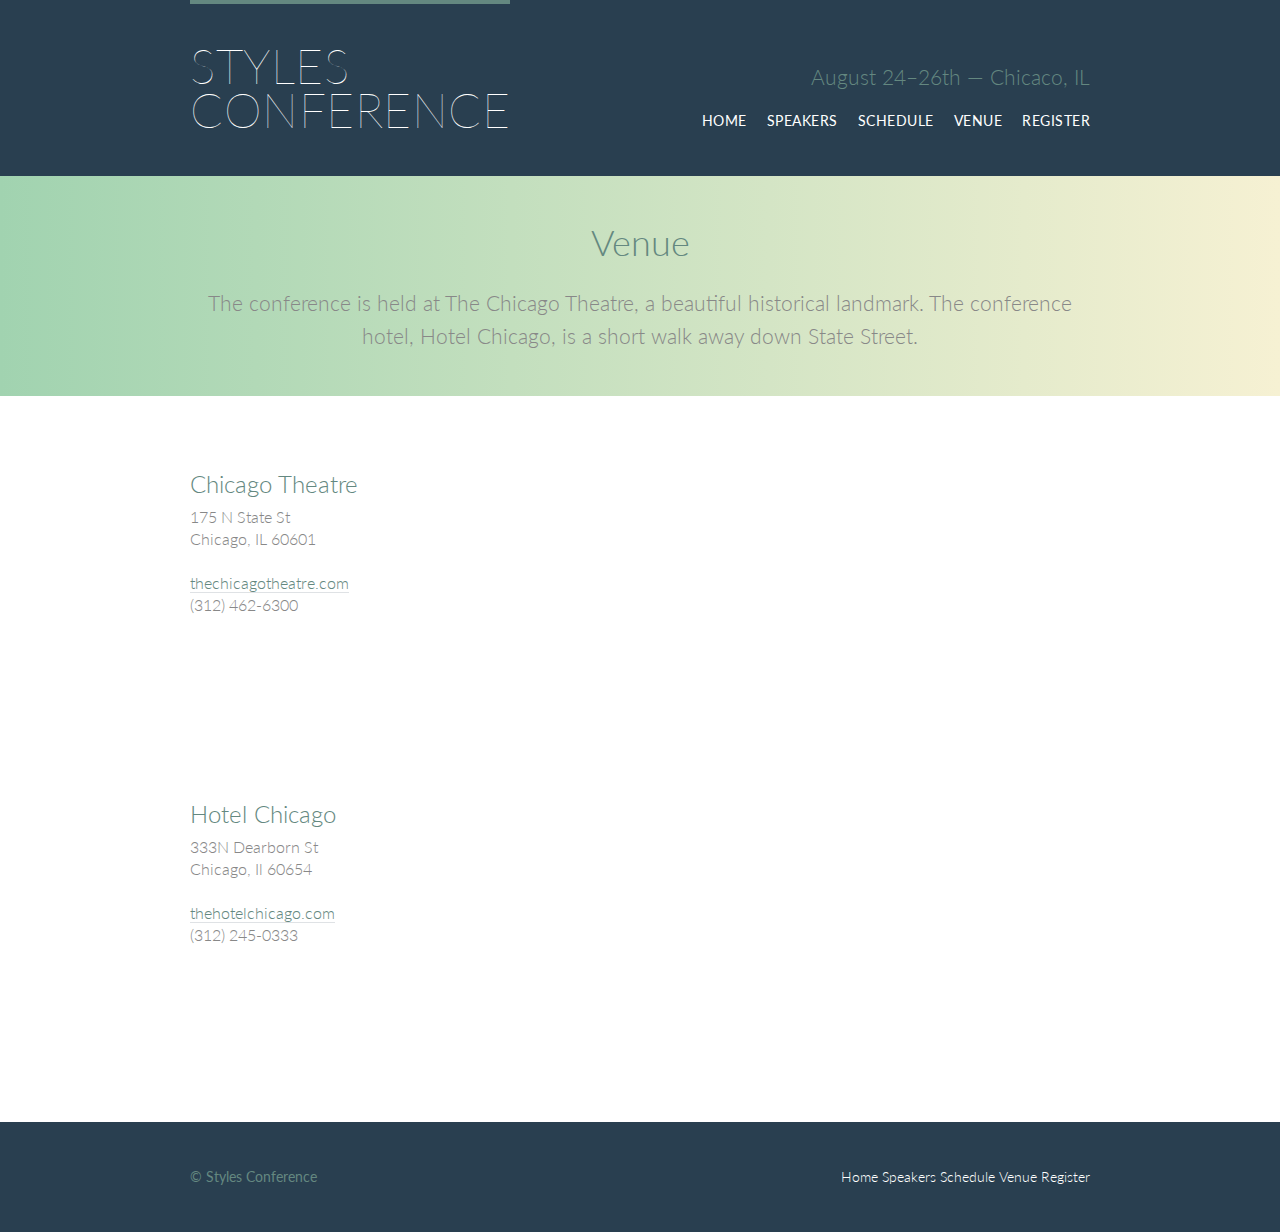
<file: venue.html>
<!DOCTYPE html>
<html lang="en">
<head>
	<meta charset="utf-8">
	<title>Styles Conference</title>
	<link href="https://fonts.googleapis.com/css?family=Lato:100,300,400" rel="stylesheet">
	<link rel="stylesheet" type="text/css" href="assets/stylesheets/main.css">
</head>
<body>
	<header class="primary-header container group">
		<h1 class="logo">
			<a href="index.html">Styles <br> Conference</a>
		</h1>			
		<h3 class="tagline">August 24&ndash;26th &mdash; Chicaco, IL</h3>
		<nav class="nav primary-nav">
			<ul>
				<li><a href="index.html">Home</a></li><!--
				--><li><a href="speakers.html">Speakers</a></li><!--
				--><li><a href="schedule.html">Schedule</a></li><!--
				--><li><a href="venue.html">Venue</a></li><!--
				--><li><a href="register.html">Register</a></li>
			</ul>
		</nav>
	</header>
	<section class="row-alt">
		<div class="lead container">
			<h1>Venue</h1>
			<p>The conference is held at The Chicago Theatre, a beautiful historical landmark. The conference hotel, Hotel Chicago, is a short walk away down State Street.</p>
		</div>
	</section>
	<section class="row">
		<div class="grid">
			<section class="venue-theatre">
				<div class="col-1-3">
					<h2>Chicago Theatre</h2>
					<p>175 N State St <br> Chicago, IL 60601</p>
					<p><a href="http://222.thechicagotheatre.com">thechicagotheatre.com</a><br>
					(312) 462-6300</p>
				</div><!--
				--><iframe class="venue-map col-2-3" src="https://www.google.com/maps/embed?pb=!1m18!1m12!1m3!1d5940.755879936302!2d-87.63283723381919!3d41.88472841967237!2m3!1f0!2f0!3f0!3m2!1i1024!2i768!4f13.1!3m3!1m2!1s0x880e2caff598f035%3A0xed6d5c288e9b5ad2!2s175+N+State+St%2C+Chicago%2C+IL+60601%2C+EE.+UU.!5e0!3m2!1ses!2ses!4v1500923789351" allowfullscreen></iframe>
			</section>
			<section class="venue-hotel">
				<div class="col-1-3">
					<h2>Hotel Chicago</h2>
					<p>333N Dearborn St <br>
					Chicago, Il 60654</p>
					<p><a href="http://thehotelchicago.com/">thehotelchicago.com</a><br>
					(312) 245-0333</p>
				</div><!--
				--><iframe class="venue-map col-2-3" src="https://www.google.com/maps/embed?pb=!1m18!1m12!1m3!1d2970.2059054565934!2d-87.62970017361324!3d41.88842866837228!2m3!1f0!2f0!3f0!3m2!1i1024!2i768!4f13.1!3m3!1m2!1s0x0%3A0x277f22d4b64d5732!2sHotel+Chicago+Downtown%2C+Autograph+Collection!5e0!3m2!1ses!2ses!4v1500924670238"></iframe>
			</section>
		</div>
	</section>
	<footer class="primary-footer container group">
		<small>&copy; Styles Conference</small>
		<nav class="nav">
			<a href="index.html">Home</a>
			<a href="speakers.html">Speakers</a>
			<a href="schedule.html">Schedule</a>
			<a href="venue.html">Venue</a>
			<a href="register.html">Register</a>
		</nav>		
	</footer>
</body>
</html>
</file>
<file: assets/stylesheets/main.css>
html, body, div, span, applet, object, iframe,
h1, h2, h3, h4, h5, h6, p, blockquote, pre,
a, abbr, acronym, address, big, cite, code,
del, dfn, em, img, ins, kbd, q, s, samp,
small, strike, strong, sub, sup, tt, var,
b, u, i, center,
dl, dt, dd, ol, ul, li,
fieldset, form, label, legend,
table, caption, tbody, tfoot, thead, tr, th, td,
article, aside, canvas, details, embed, 
figure, figcaption, footer, header, hgroup, 
menu, nav, output, ruby, section, summary,
time, mark, audio, video {
	margin: 0;
	padding: 0;
	border: 0;
	font-size: 100%;
	font: inherit;
	vertical-align: baseline;
}
/* HTML5 display-role reset for older browsers */
article, aside, details, figcaption, figure, 
footer, header, hgroup, menu, nav, section {
	display: block;
}
body {
	line-height: 1;
}
ol, ul {
	list-style: none;
}
blockquote, q {
	quotes: none;
}
blockquote:before, blockquote:after,
q:before, q:after {
	content: '';
	content: none;
}
table {
	border-collapse: collapse;
	border-spacing: 0;
}

/* 
	==================
	GRID
	==================
*/
*,
*:before,
*:after {
	-webkit-box-sizing: border-box;
       -moz-box-sizing: border-box;
			box-sizing: border-box;
}

.container,
.grid {
	width: 960px;
	margin: 0 auto;
}

.container {
	padding-left: 30px;
	padding-right: 30px;
}

.grid,
.col-1-3,
.col-2-3 {
	padding-left: 15px;
	padding-right: 15px;
}

.col-1-3,
.col-2-3 {
	display: inline-block;
	vertical-align: top;
}

.col-1-3 {
	width: 33.33%;
}

.col-2-3 {
	width: 66.66%;
}

/* 
	==================
	TYPOGRAPHY
	==================
*/

h1, h3, h4, h5, p {
	margin-bottom: 22px;
}


/* 
	==================
	BUTTONS
	==================
*/

.btn {
	color: #fff;
	display: inline-block;
	border-radius: 5px;
	margin: 0;
	cursor: pointer;
	letter-spacing: .5px;
	text-transform: uppercase;
}

.btn-alt {
	border: 1px solid #fff;
	padding: 10px 30px;
}

.btn-alt:hover {
	background: #fff;
	color: #648880;
}

.btn-default {
	border: 0;
	background: #648880;
	padding: 11px 30px;
	font-size: 14px;
}

.btn-default:hover {
	background: #77a198;
}

/* 
	==================
	HOME
	==================
*/

.hero {
	color: #fff;
	text-align: center;
	line-height: 44px;
	padding: 22px 80px 66px 80px;
}

.hero h2 {
	font-size: 36px;
}

.hero p {
	font-size: 24px;
	font-weight: 100;
}

.teaser a:hover h3 {
	color: #a9b2b9;
}

.teaser img {
	display: block;
	max-width: 100%;
	border-radius: 5px;
	margin-bottom: 22px;
}

/* 
	==================
	CLEARFIX
	==================
*/

.group:before,
.group:after {
	content: "";
	display: table;
}

.group:after {
	clear: both;
}

.group {
	clear: both;
	*zoom: 1;
}


/* 
	==================
	ROWS
	==================
*/

.row,
.row-alt {
	min-width: 960px;
}

.row {
	background: #fff;
	padding: 66px 0 44px 0;
}

.row-alt {
	background: #cbe2c1;
	background: -webkit-linear-gradient(to right, #a1d3b0, #f6f1d3);
	background: -moz-linear-gradient(to right, #a1d3b0, #f6f1d3);
	background: linear-gradient(to right, #a1d3b0, #f6f1d3);
	padding: 44px 0 22px 0;
}


/* 
	==================
	PRIMARY HEADER
	==================
*/

.primary-header {

}

.logo {
	border-top: 4px solid #648880;
	padding: 40px 0 22px 0;
	float: left;
	font-size: 48px;
	line-height: 44px;
	font-weight: 100;
	letter-spacing: .5px;
	text-transform: uppercase;
}

.tagline {
	margin: 66px 0 22px 0;
	text-align: right;
}

.primary-nav {
	font-size: 14px;
	font-weight: 400;
	letter-spacing: .5px;
	text-transform: uppercase;

}

/* 
	==================
	PRIMARY FOOTER
	==================
*/

.primary-footer {
	color: #648880;
	font-size: 14px;
	padding-top: 44px;
	padding-bottom: 44px;
}

.primary-footer small {
	font-weight: 400;
	float: left;
}

/* 
	==================
	CUSTOM STYLES
	==================
*/

body {
	background: #293f50;
	color: #888;
	font: 300 16px/22px "Lato", "Open Sans", "Helvetica Neue", Helvetica, Arial, sans-serif;
}

h1, h2, h3, h4 {
	color: #648880;
}

h1 {
	font-size: 36px;
	line-height: 44px;
}

h2 {
	font-size: 24px;
	line-height: 44px
}

h3 {
	font-size: 21px;
}

h4 {
	font-size: 18px;
}

h5 {
	color: #a9b2b9;
	font-size: 14px;
	font-weight: 400;
	text-transform: uppercase;
}

strong {
	font-weight: 400;
}

cite, em {
	font-style: italic;
}

/* 
	==================
	LINKS
	==================
*/

a {
	color: #648880;
	text-decoration: none;
}

a:hover {
	color: #a9b2b9;
}

p a {
	border-bottom: 1px solid #dfe2e5;
}

.primary-header a,
.primary-footer a {
	color: #fff;
}

.primary-header a:hover,
.primary-footer a:hover {
  color: #648880;
}

/* 
	==================
	LEADS
	==================
*/

.lead {
	text-align: center;
}

.lead p {
	font-size: 21px;
	line-height: 33px;
}

/* 
	==================
	NAVIGATION
	==================
*/

.nav {
	text-align: right;
}

.nav li {
	display: inline-block;
	margin: 0 10px;
/*	vertical-align: top; */
}

.nav li:last-child {
	margin-right: 0;
}

/* 
	==================
	SPEAKERS
	==================
*/

.speaker {
	margin-bottom: 44px;
}

.speaker-info {
	border: 1px solid #dfe2e5;
	border-radius: 5px;
	margin-top: 88px;
	padding-bottom: 22px;
	text-align: center;
}

.speaker-info img {
	border-radius: 50%;
	height: 130px;
	vertical-align: top;
	margin-top: -66px;
	margin-bottom: 22px;
}

/* 
	==================
	VENUE
	==================
*/

.venue-theatre {
	margin-bottom: 66px;
}

.venue-hotel {
	margin-bottom: 22px;
}

.venue-map {
	height: 264px;
}


/* 
	==================
	REGISTER
	==================
*/

.why-attend {
	list-style: square;
	margin:	0 0 22px 30px;
}

.form {
	margin-bottom: 22px;
}

input,
select,
textarea {
	font: 300 16px/22px "Lato", "Open Sans", "Helvetica Neue", Helvetica, Arial, sans-serif;
}

.register-group label {
	color: #648880;
	cursor: pointer;
	font-weight: 400;
}

.register-group input,
.register-group select,
.register-group textarea {
	border: 1px solid #c6c9cc;
	border-radius: 5px;
	color: #888;
	display: block;
	margin: 5px 0 27px 0;
	padding: 5px 8px;
}

.register-group input,
.register-group textarea {
	width: 100%;
}

.register-group select {
	height: 34px;
	width: 60px;
}

.register-group textarea {
	height: 78px;
}

/* 
	==================
	SCHEDULE
	==================
*/

table {
	width: 100%;
	margin-bottom: 44px;
}

table a {
	color: #888;
}

table h4 {
	margin-bottom: 0;
}

table:last-child {
	margin-bottom: 0;
}

th,
td {
	vertical-align: top;
	padding-bottom: 22px;
}

th {
	width: 20%;
	text-align: right;
	padding-right: 45px;
}

td {
	width: 40%;
}

thead {
	line-height: 44px;
}

thead th {
	color: #648880;
	font-size: 24px;
}

tbody th {
	color: #a9a2a9;
	font-size: 14px;
	font-weight: 400;
	padding-top: 22px;
	text-transform: uppercase;
}

tbody td {
	border-top: 1px solid #dfe2e5;
	padding-top: 22px;
}

tbody td:first-of-type {
	padding-right: 15px;
}

tbody td:last-of-type {
	padding-left: 15px;
}

tbody td:only-of-type {
	padding-left: 0;
	padding-right: 0;
}

.schedule-offset {
	color: #a9b2b9;
}
</file>
